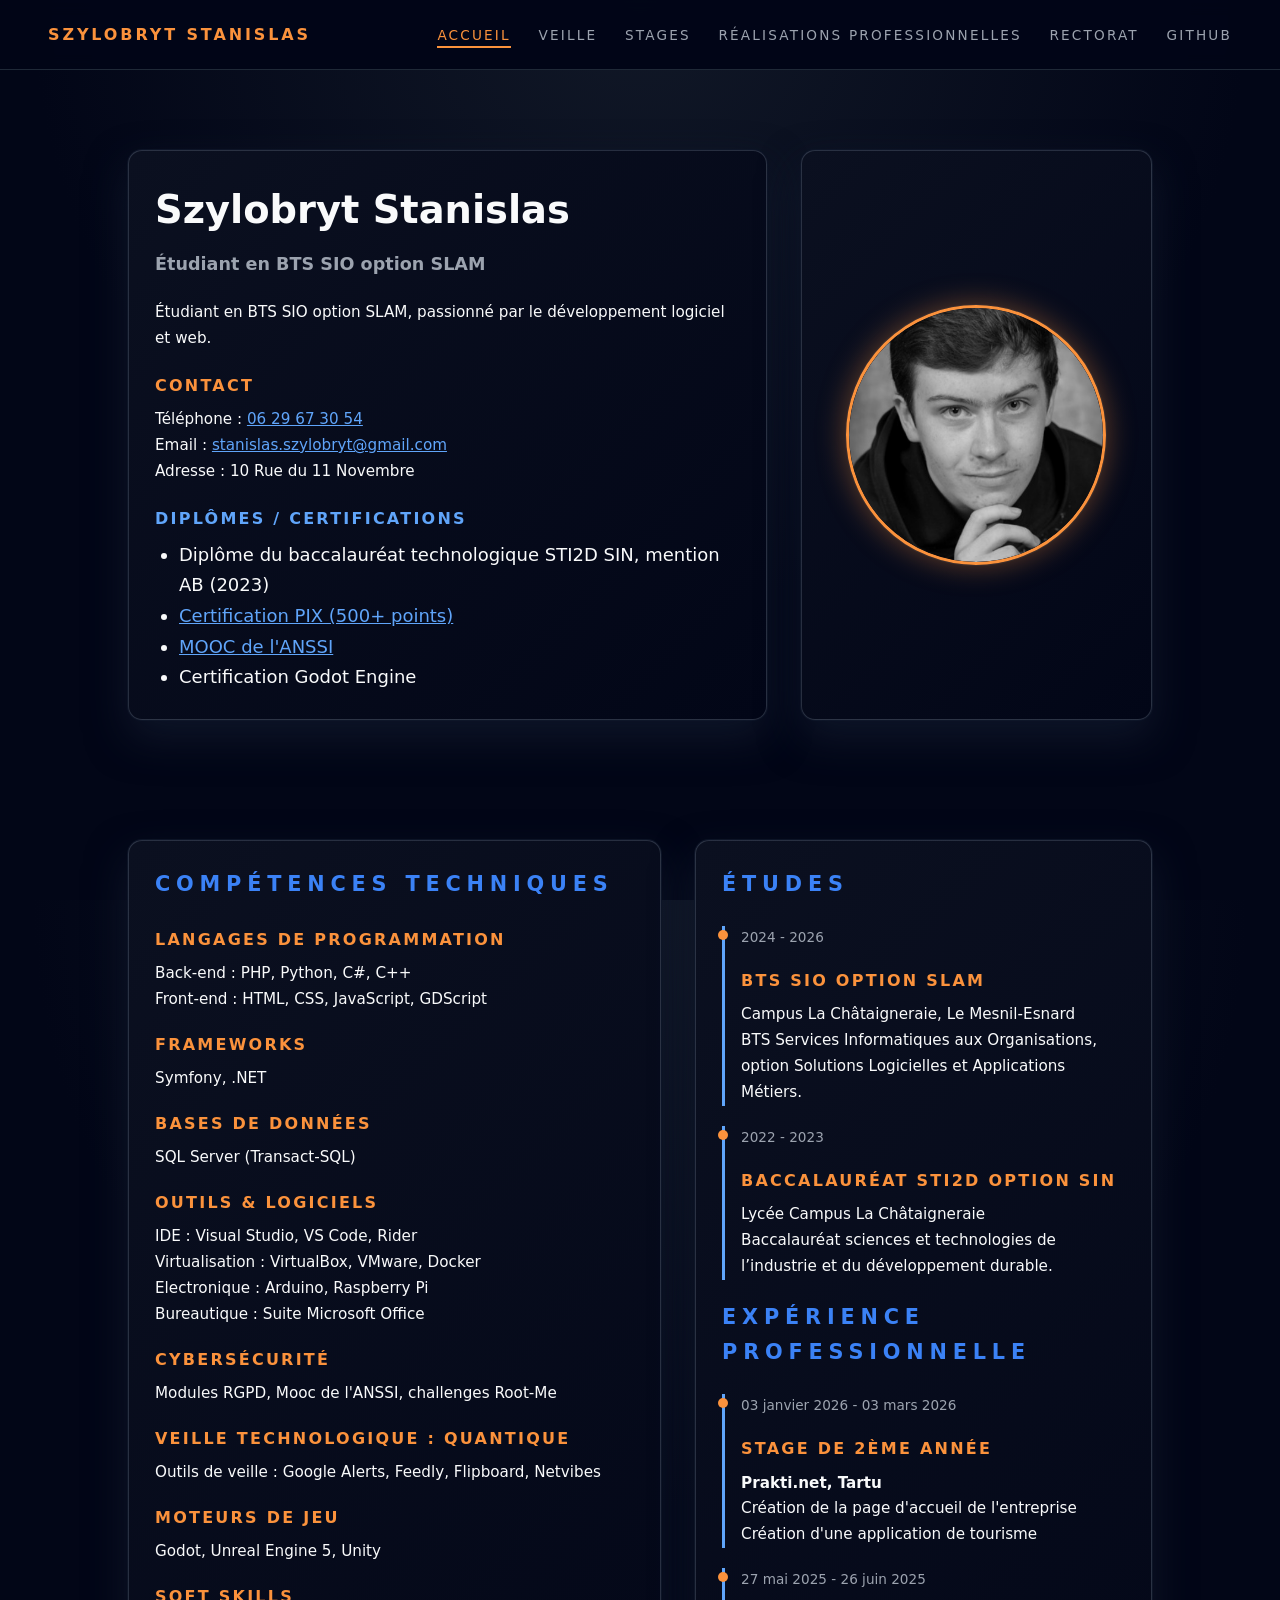
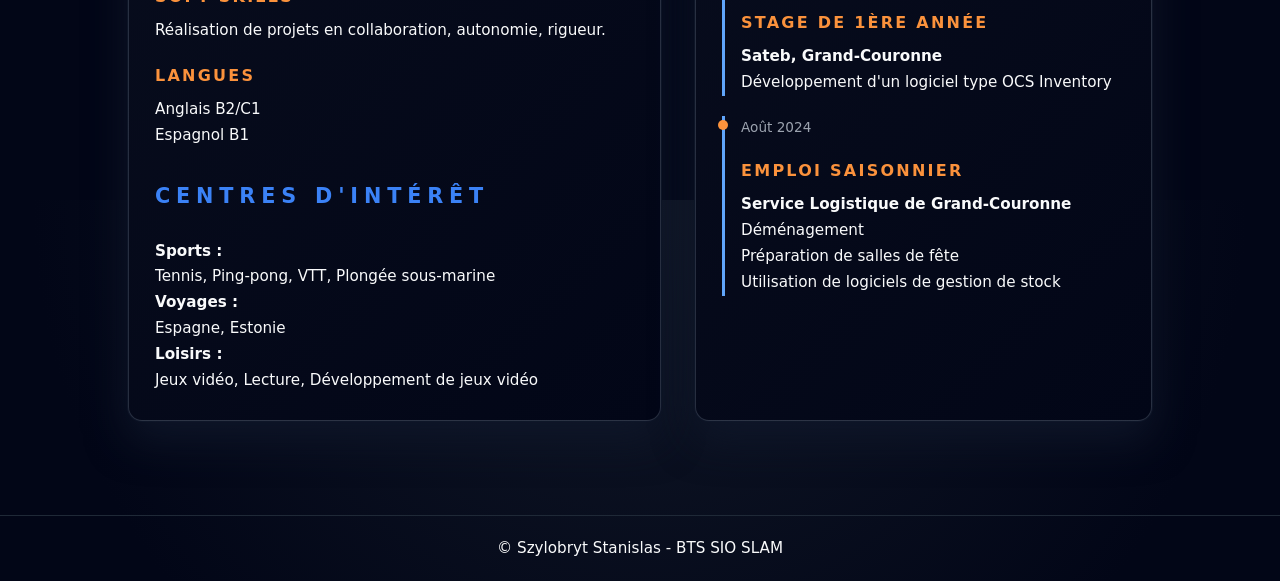
<file: index.html>
<!DOCTYPE html>
<html lang="fr">
<head>
    <meta charset="UTF-8">
    <title>Accueil - Portfolio Szylobryt Stanislas</title>
    <meta name="viewport" content="width=device-width, initial-scale=1">
    <link rel="stylesheet" href="css/style.css?v=20260329">
</head>
<body>

<header class="navbar">
    <div class="logo">Szylobryt Stanislas</div>
    <nav>
        <a href="index.html" class="active">Accueil</a>
        <a href="veille.html">Veille</a>
        <a href="stages.html">Stages</a>
        <a href="realisations.html">Réalisations professionnelles</a>
        <a href="rectorat.html">Rectorat</a>
        <a href="https://github.com/stanislassz" target="_blank">GitHub</a>
    </nav>
</header>

<main>

    <section class="section hero">
        <div class="hero-text">
            <h1>Szylobryt Stanislas</h1>
            <h2>Étudiant en BTS SIO option SLAM</h2>
            <p class="profile">
                Étudiant en BTS SIO option SLAM, passionné par le développement logiciel et web.
            </p>

            <div class="contact">
                <h3>Contact</h3>
                <p>Téléphone : <a href="tel:+33629673054">06 29 67 30 54</a></p>
                <p>Email : <a href="mailto:stanislas.szylobryt@gmail.com">stanislas.szylobryt@gmail.com</a></p>
                <p>Adresse : 10 Rue du 11 Novembre</p>
            </div>

            <div class="diplomes">
                <h3>Diplômes / Certifications</h3>
                <ul>
                    <li>Diplôme du baccalauréat technologique STI2D SIN, mention AB (2023)</li>
                    <li><a href="images/certification-pix-20251204.pdf" target="_blank">Certification PIX (500+ points)</a></li>
                    <li><a href="images/attestation_anssi.png" target="_blank">MOOC de l'ANSSI</a></li>
                    <li>Certification Godot Engine</li>
                </ul>
            </div>
        </div>

        <div class="hero-photo">
            <div class="photo-placeholder">
                <img src="images/profil_image.jpeg" alt="Photo de profil de Szylobryt Stanislas">
            </div>
        </div>
    </section>

    <section class="section">
        <div class="two-columns">
            <div>
                <h2>Compétences techniques</h2>
                <h3>Langages de programmation</h3>
                <p>Back-end : PHP, Python, C#, C++</p>
                <p>Front-end : HTML, CSS, JavaScript, GDScript</p>

                <h3>Frameworks</h3>
                <p>Symfony, .NET</p>

                <h3>Bases de données</h3>
                <p>SQL Server (Transact-SQL)</p>

                <h3>Outils & Logiciels</h3>
                <p>IDE : Visual Studio, VS Code, Rider</p>
                <p>Virtualisation : VirtualBox, VMware, Docker</p>
                <p>Electronique : Arduino, Raspberry Pi</p>
                <p>Bureautique : Suite Microsoft Office</p>

                <h3>Cybersécurité</h3>
                <p>Modules RGPD, Mooc de l'ANSSI, challenges Root-Me</p>

                <h3>Veille technologique : Quantique</h3>
                <p>Outils de veille : Google Alerts, Feedly, Flipboard, Netvibes</p>

                <h3>Moteurs de jeu</h3>
                <p>Godot, Unreal Engine 5, Unity</p>

                <h3>Soft skills</h3>
                <p>Réalisation de projets en collaboration, autonomie, rigueur.</p>

                <h3>Langues</h3>
                <p>Anglais B2/C1</p>
                <p>Espagnol B1</p>

                <br>

                <h2>Centres d'intérêt</h2>
                <p><b>Sports :</b></p>
                <p>Tennis, Ping-pong, VTT, Plongée sous-marine</p>

                <p><b>Voyages :</b></p>
                <p>Espagne, Estonie</p>

                <p><b>Loisirs :</b></p>
                <p>Jeux vidéo, Lecture, Développement de jeux vidéo</p>

            </div>

            <div>
                <h2>Études</h2>

                <div class="timeline-item">
                    <div class="timeline-date">2024 - 2026</div>
                    <div class="timeline-content">
                        <h3>BTS SIO option SLAM</h3>
                        <p>Campus La Châtaigneraie, Le Mesnil-Esnard</p>
                        <p>BTS Services Informatiques aux Organisations, option Solutions Logicielles et Applications Métiers.</p>
                    </div>
                </div>

                <div class="timeline-item">
                    <div class="timeline-date">2022 - 2023</div>
                    <div class="timeline-content">
                        <h3>Baccalauréat STI2D option SIN</h3>
                        <p>Lycée Campus La Châtaigneraie</p>
                        <p>Baccalauréat sciences et technologies de l’industrie et du développement durable.</p>
                    </div>
                </div>

                <h2>Expérience professionnelle</h2>

                <div class="timeline-item">
                    <div class="timeline-date">03 janvier 2026 - 03 mars 2026</div>
                    <div class="timeline-content">
                        <h3>Stage de 2ème année</h3>
                        <p><b>Prakti.net, Tartu</b></p>
                        <p>Création de la page d'accueil de l'entreprise</p>
                        <p>Création d'une application de tourisme</p>
                    </div>
                </div>

                <div class="timeline-item">
                    <div class="timeline-date">27 mai 2025 - 26 juin 2025</div>
                    <div class="timeline-content">
                        <h3>Stage de 1ère année</h3>
                        <p><b>Sateb, Grand-Couronne</b></p>
                        <p>Développement d'un logiciel type OCS Inventory</p>
                    </div>
                </div>

                <div class="timeline-item">
                    <div class="timeline-date">Août 2024</div>
                    <div class="timeline-content">
                        <h3>Emploi saisonnier</h3>
                        <p><b>Service Logistique de Grand-Couronne</b></p>
                        <p>Déménagement</p>
                        <p>Préparation de salles de fête</p>
                        <p>Utilisation de logiciels de gestion de stock</p>
                    </div>
                </div>
            </div>
        </div>
    </section>

</main>

<footer class="footer">
    <p>© Szylobryt Stanislas - BTS SIO SLAM</p>
</footer>

</body>
</html>
</file>
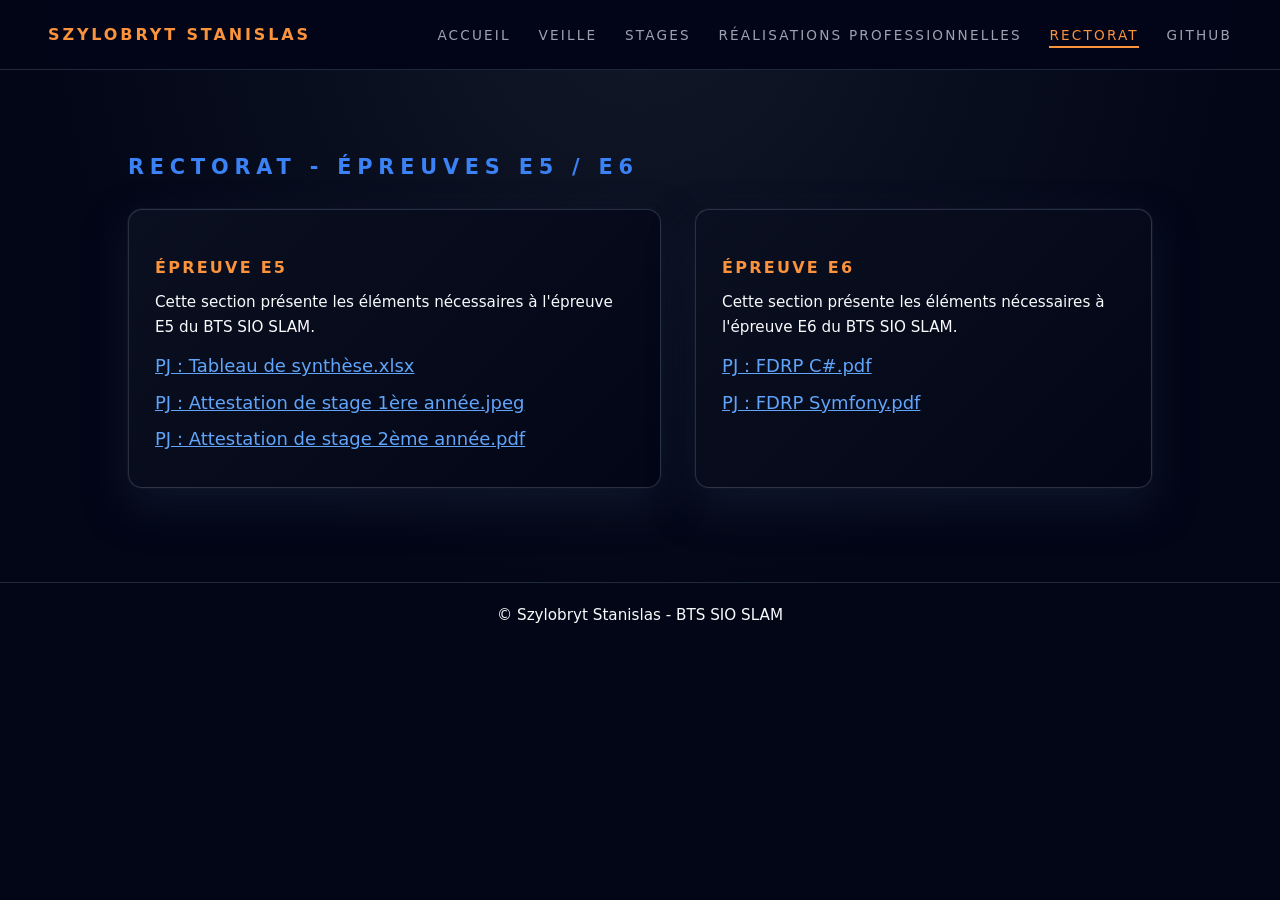
<file: rectorat.html>
<!DOCTYPE html>
<html lang="fr">
<head>
    <meta charset="UTF-8">
    <title>Rectorat - Portfolio Szylobryt Stanislas</title>
    <meta name="viewport" content="width=device-width, initial-scale=1">
    <link rel="stylesheet" href="css/style.css">
</head>
<body>

<header class="navbar">
    <div class="logo">Szylobryt Stanislas</div>
    <nav>
        <a href="index.html">Accueil</a>
        <a href="veille.html">Veille</a>
        <a href="stages.html">Stages</a>
        <a href="realisations.html">Réalisations professionnelles</a>
        <a href="rectorat.html" class="active">Rectorat</a>
        <a href="https://github.com/stanislassz" target="_blank">GitHub</a>
    </nav>
</header>

<main>
    <section class="section">
        <h2>Rectorat - Épreuves E5 / E6</h2>

        <div class="two-columns">
            <div>
                <h3>Épreuve E5</h3>
                <p>
                    Cette section présente les éléments nécessaires à l'épreuve E5 du BTS SIO SLAM.
                </p>
                <ul class="pj-list">
                    <li>
                        <a href="docs/SSZ_TableauDeSynthese.xlsx" target="_blank">
                            PJ : Tableau de synthèse.xlsx
                        </a>
                    </li>
                    <li>
                        <a href="images/SSZ_Attestation_de_stage_premier_annee.jpeg" target="_blank">
                            PJ : Attestation de stage 1ère année.jpeg
                        </a>
                    </li>
                    <li>
                        <a href="images/SSZ_Attestion_de_stage_deuxieme_annee.pdf" target="_blank">
                            PJ : Attestation de stage 2ème année.pdf
                        </a>
                    </li>
                </ul>
            </div>

            <div>
                <h3>Épreuve E6</h3>
                <p>
                    Cette section présente les éléments nécessaires à l'épreuve E6 du BTS SIO SLAM.
                </p>
                <ul class="pj-list">
                    <li>
                        <a href="docs/SSZ_E6_SLAM_FDRP_Csharp.pdf" target="_blank">
                            PJ : FDRP C#.pdf
                        </a>
                    </li>
                    <li>
                        <a href="docs/SSZ_E6_SLAM_FDRP_Symfony.pdf" target="_blank">
                            PJ : FDRP Symfony.pdf
                        </a>
                    </li>
                </ul>
            </div>
        </div>
    </section>
</main>

<footer class="footer">
    <p>© Szylobryt Stanislas - BTS SIO SLAM</p>
</footer>

</body>
</html>
</file>
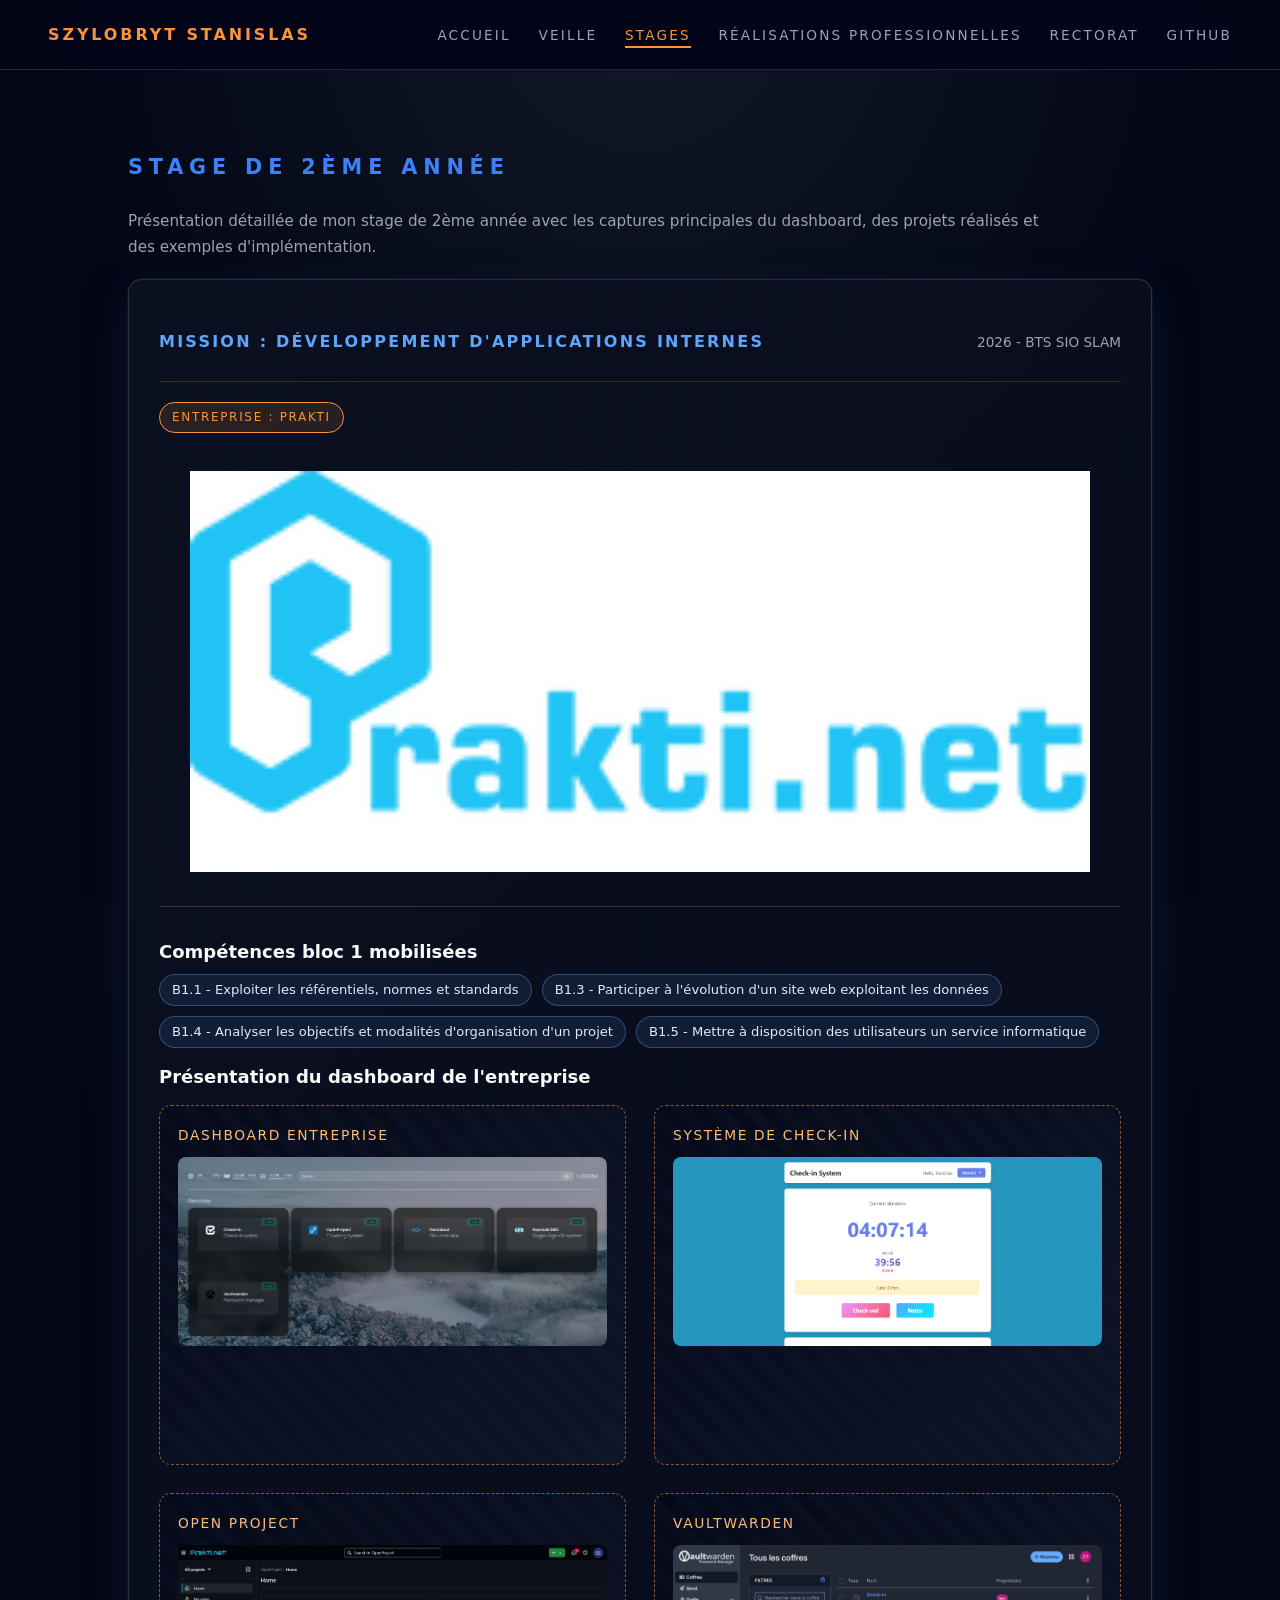
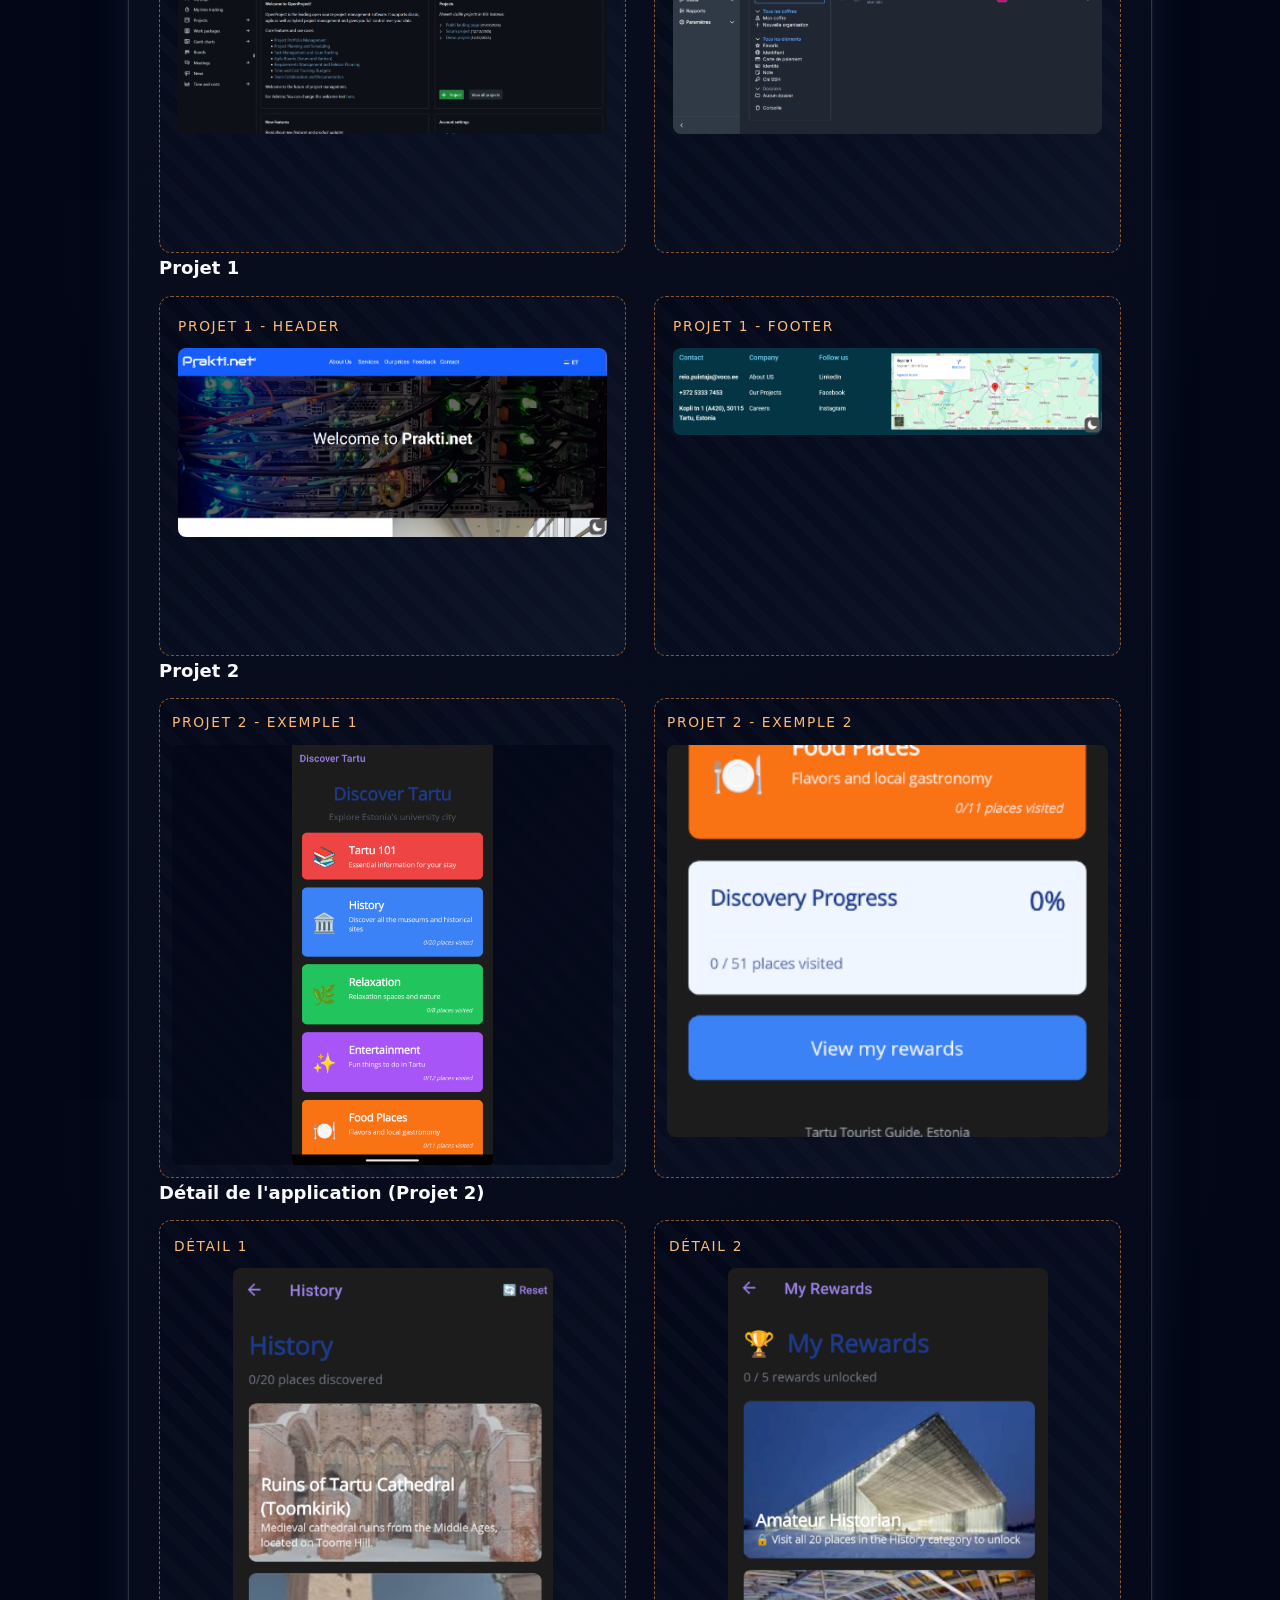
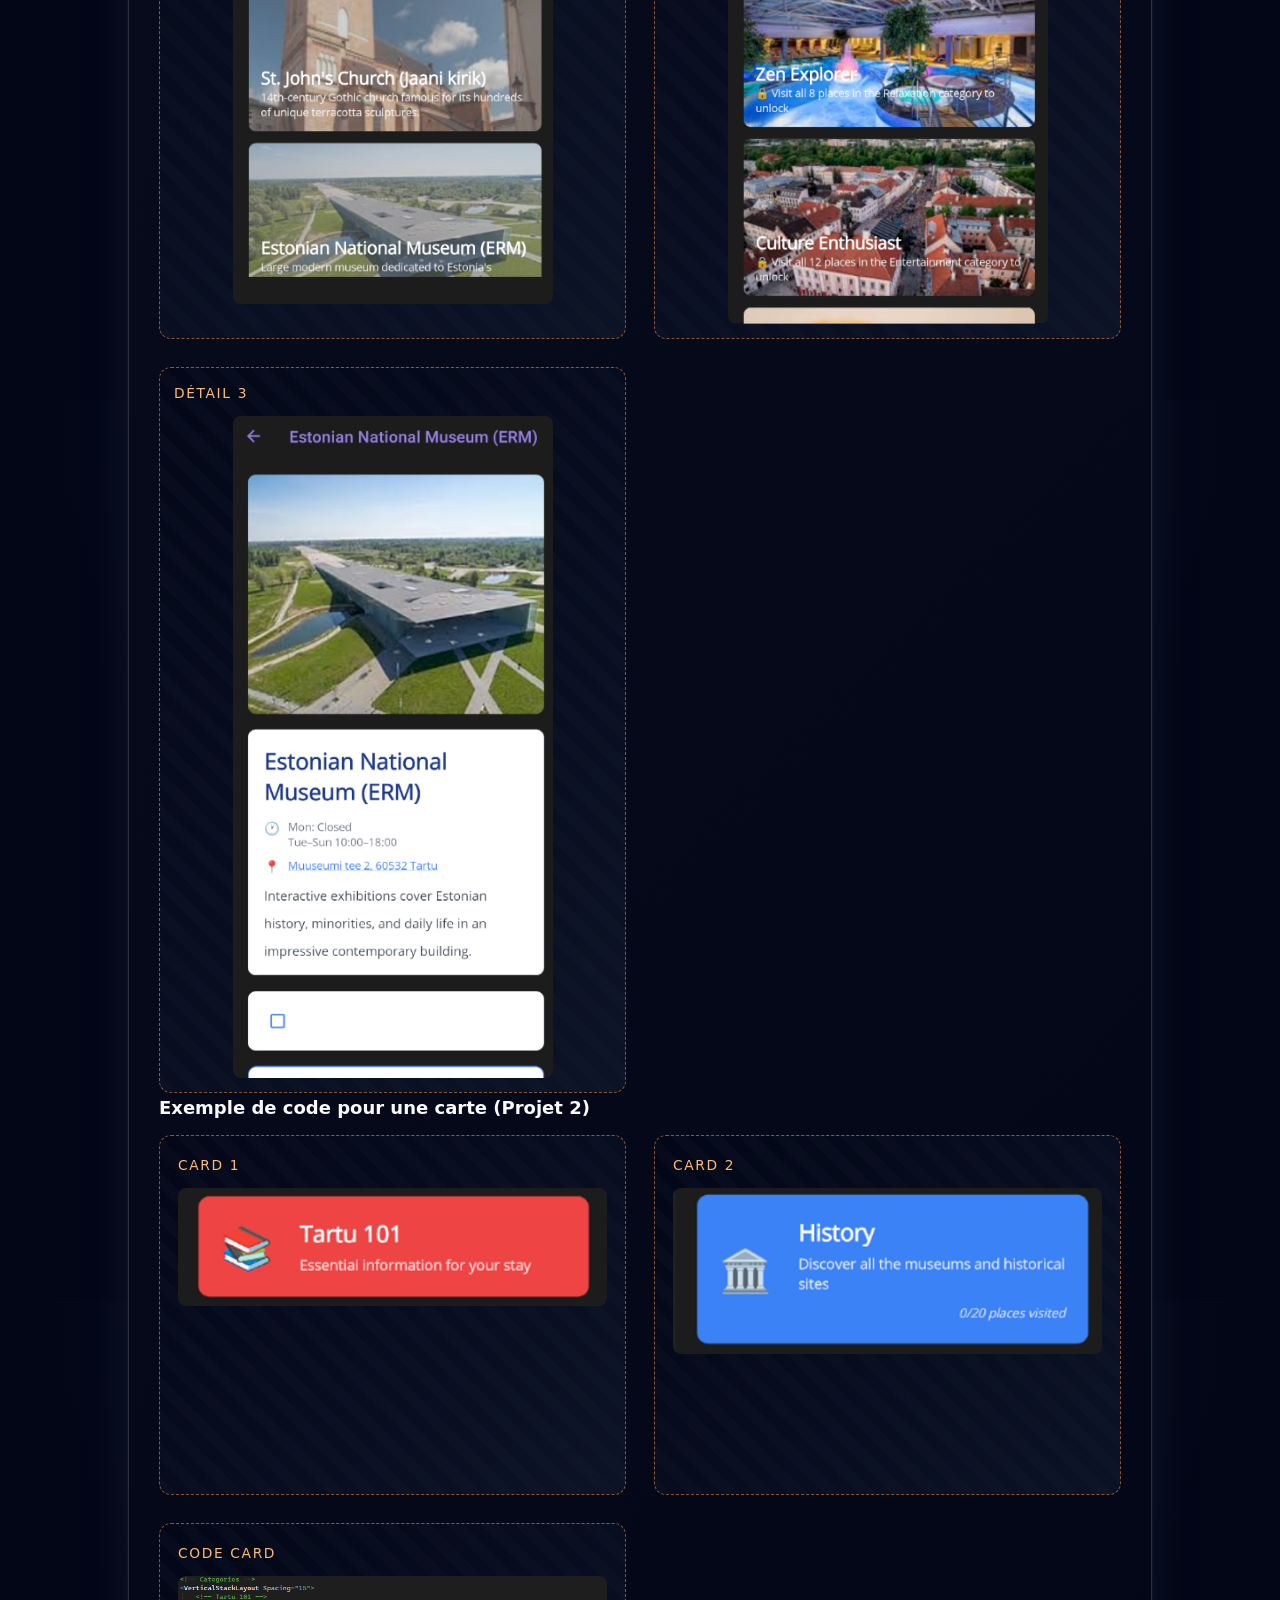
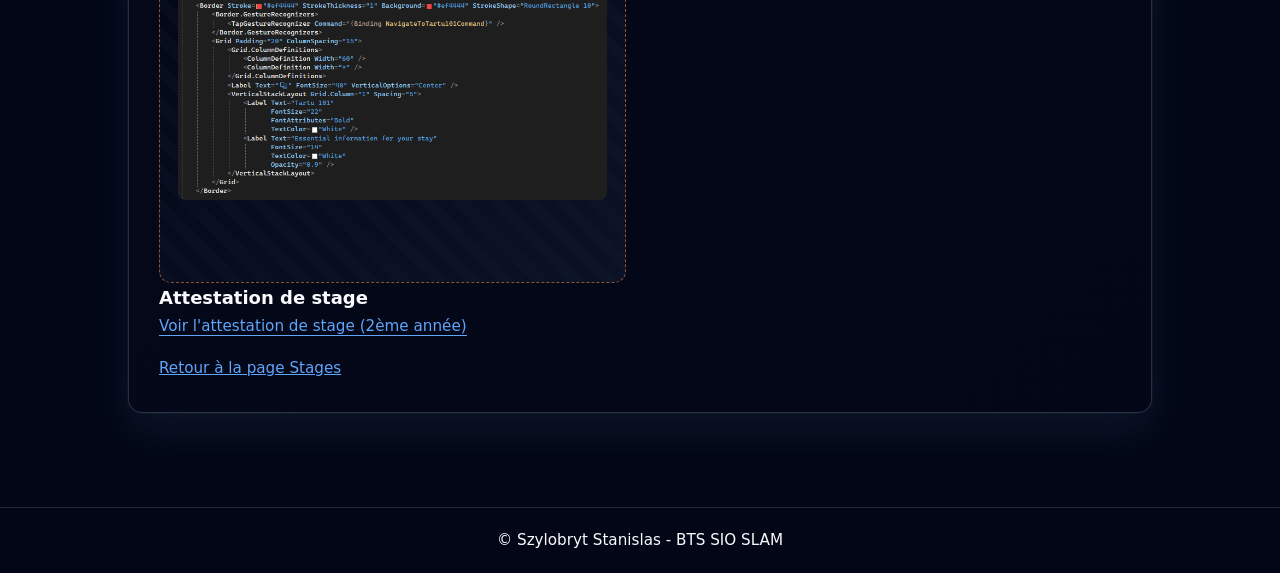
<file: stage-deuxieme-annee.html>
<!DOCTYPE html>
<html lang="fr">
<head>
    <meta charset="UTF-8">
    <title>Stage 2ème année - Portfolio Szylobryt Stanislas</title>
    <meta name="viewport" content="width=device-width, initial-scale=1">
    <meta http-equiv="Cache-Control" content="no-cache, no-store, must-revalidate">
    <meta http-equiv="Pragma" content="no-cache">
    <meta http-equiv="Expires" content="0">
    <link rel="stylesheet" href="css/style.css?v=20260330-6">
</head>
<body>

<header class="navbar">
    <div class="logo">Szylobryt Stanislas</div>
    <nav>
        <a href="index.html">Accueil</a>
        <a href="veille.html">Veille</a>
        <a href="stages.html" class="active">Stages</a>
        <a href="realisations.html">Réalisations professionnelles</a>
        <a href="rectorat.html">Rectorat</a>
        <a href="https://github.com/stanislassz" target="_blank">GitHub</a>
    </nav>
</header>

<main>
    <section class="section">
        <h2>Stage de 2ème année</h2>
        <p class="section-intro">
            Présentation détaillée de mon stage de 2ème année avec les captures principales du dashboard,
            des projets réalisés et des exemples d'implémentation.
        </p>

        <article class="card stage-detail-card">
            <div class="realisation-head">
                <h3>Mission : Développement d'applications internes</h3>
                <p class="card-date">2026 - BTS SIO SLAM</p>
            </div>

            <p class="card-badge">Entreprise : PRAKTI</p>

            <div style="text-align: center; margin: 30px 0; padding-bottom: 24px; border-bottom: 1px solid rgba(251, 146, 60, 0.25);">
                <img src="images/logo_prakti.png" alt="Logo Prakti" style="width: 100%; max-width: 900px; height: auto;">
            </div>

            <h4>Compétences bloc 1 mobilisées</h4>
            <ul class="competence-tags">
                <li>B1.1 - Exploiter les référentiels, normes et standards</li>
                <li>B1.3 - Participer à l'évolution d'un site web exploitant les données</li>
                <li>B1.4 - Analyser les objectifs et modalités d'organisation d'un projet</li>
                <li>B1.5 - Mettre à disposition des utilisateurs un service informatique</li>
            </ul>

            <h4>Présentation du dashboard de l'entreprise</h4>
            <div class="image-grid image-grid-2 stage-shots project-two-pairs" style="margin-top: 12px;">
                <div class="shot-slot shot-wide">
                    <div>
                        <p class="shot-title">Dashboard entreprise</p>
                        <img src="images/Dashboard_entreprise.png" alt="Dashboard entreprise" style="width: 100%; height: auto; border-radius: 8px; margin-top: 10px;">
                    </div>
                </div>

                <div class="shot-slot shot-wide">
                    <div>
                        <p class="shot-title">Système de check-in</p>
                        <img src="images/Systeme_de_check_in.png" alt="Système de check-in" style="width: 100%; height: auto; border-radius: 8px; margin-top: 10px;">
                    </div>
                </div>

                <div class="shot-slot shot-wide">
                    <div>
                        <p class="shot-title">Open project</p>
                        <img src="images/Open_project.png" alt="Open project" style="width: 100%; height: auto; border-radius: 8px; margin-top: 10px;">
                    </div>
                </div>

                <div class="shot-slot shot-wide">
                    <div>
                        <p class="shot-title">Vaultwarden</p>
                        <img src="images/Vaultwarden.png" alt="Vaultwarden" style="width: 100%; height: auto; border-radius: 8px; margin-top: 10px;">
                    </div>
                </div>
            </div>

            <h4>Projet 1</h4>
            <div class="image-grid image-grid-2 stage-shots" style="margin-top: 12px;">
                <div class="shot-slot shot-wide">
                    <div>
                        <p class="shot-title">Projet 1 - Header</p>
                        <img src="images/projet_1_header.png" alt="Projet 1 header" style="width: 100%; height: auto; border-radius: 8px; margin-top: 10px;">
                    </div>
                </div>

                <div class="shot-slot shot-wide">
                    <div>
                        <p class="shot-title">Projet 1 - Footer</p>
                        <img src="images/Projet_1_footer.png" alt="Projet 1 footer" style="width: 100%; height: auto; border-radius: 8px; margin-top: 10px;">
                    </div>
                </div>
            </div>

            <h4>Projet 2</h4>
            <div class="image-grid image-grid-2 stage-shots project-two-examples" style="margin-top: 12px;">
                <div class="shot-slot shot-wide">
                    <div>
                        <p class="shot-title">Projet 2 - Exemple 1</p>
                        <img src="images/Projet_2_exemple_1.png?v=20260330-1" alt="Projet 2 exemple 1" style="width: 100%; height: auto; border-radius: 8px; margin-top: 10px;">
                    </div>
                </div>

                <div class="shot-slot shot-wide">
                    <div>
                        <p class="shot-title">Projet 2 - Exemple 2</p>
                        <img src="images/Projet_2_exemple_2.png?v=20260330-1" alt="Projet 2 exemple 2" style="width: 100%; height: auto; border-radius: 8px; margin-top: 10px;">
                    </div>
                </div>
            </div>

            <h4>Détail de l'application (Projet 2)</h4>
            <div class="image-grid image-grid-3 stage-shots project-two-pairs detail-thumbs-small" style="margin-top: 12px;">
                <div class="shot-slot shot-wide">
                    <div>
                        <p class="shot-title">Détail 1</p>
                        <img src="images/Projet_2_detail_1.png?v=20260330-1" alt="Projet 2 détail 1" style="width: 100%; height: auto; border-radius: 8px; margin-top: 10px;">
                    </div>
                </div>

                <div class="shot-slot shot-wide">
                    <div>
                        <p class="shot-title">Détail 2</p>
                        <img src="images/Projet_2_detail_2.png?v=20260330-1" alt="Projet 2 détail 2" style="width: 100%; height: auto; border-radius: 8px; margin-top: 10px;">
                    </div>
                </div>

                <div class="shot-slot shot-wide">
                    <div>
                        <p class="shot-title">Détail 3</p>
                        <img src="images/Projet_2_detail_3.png?v=20260330-1" alt="Projet 2 détail 3" style="width: 100%; height: auto; border-radius: 8px; margin-top: 10px;">
                    </div>
                </div>
            </div>

            <h4>Exemple de code pour une carte (Projet 2)</h4>
            <div class="image-grid image-grid-3 stage-shots project-two-pairs" style="margin-top: 12px;">
                <div class="shot-slot shot-wide">
                    <div>
                        <p class="shot-title">Card 1</p>
                        <img src="images/Projet_2_Card_1.png?v=20260330-1" alt="Projet 2 card 1" style="width: 100%; height: auto; border-radius: 8px; margin-top: 10px;">
                    </div>
                </div>

                <div class="shot-slot shot-wide">
                    <div>
                        <p class="shot-title">Card 2</p>
                        <img src="images/Projet_2_card_2.png?v=20260330-1" alt="Projet 2 card 2" style="width: 100%; height: auto; border-radius: 8px; margin-top: 10px;">
                    </div>
                </div>

                <div class="shot-slot shot-wide">
                    <div>
                        <p class="shot-title">Code card</p>
                        <img src="images/Projet_2_code_card.png?v=20260330-1" alt="Projet 2 code card" style="width: 100%; height: auto; border-radius: 8px; margin-top: 10px;">
                    </div>
                </div>
            </div>

            <h4>Attestation de stage</h4>
            <p class="card-link">
                <a href="images/SSZ_Attestion_de_stage_deuxieme_annee.pdf" target="_blank">Voir l'attestation de stage (2ème année)</a>
            </p>

            <p class="stage-back-link">
                <a href="stages.html">Retour à la page Stages</a>
            </p>
        </article>
    </section>
</main>

<footer class="footer">
    <p>© Szylobryt Stanislas - BTS SIO SLAM</p>
</footer>

</body>
</html>
</file>
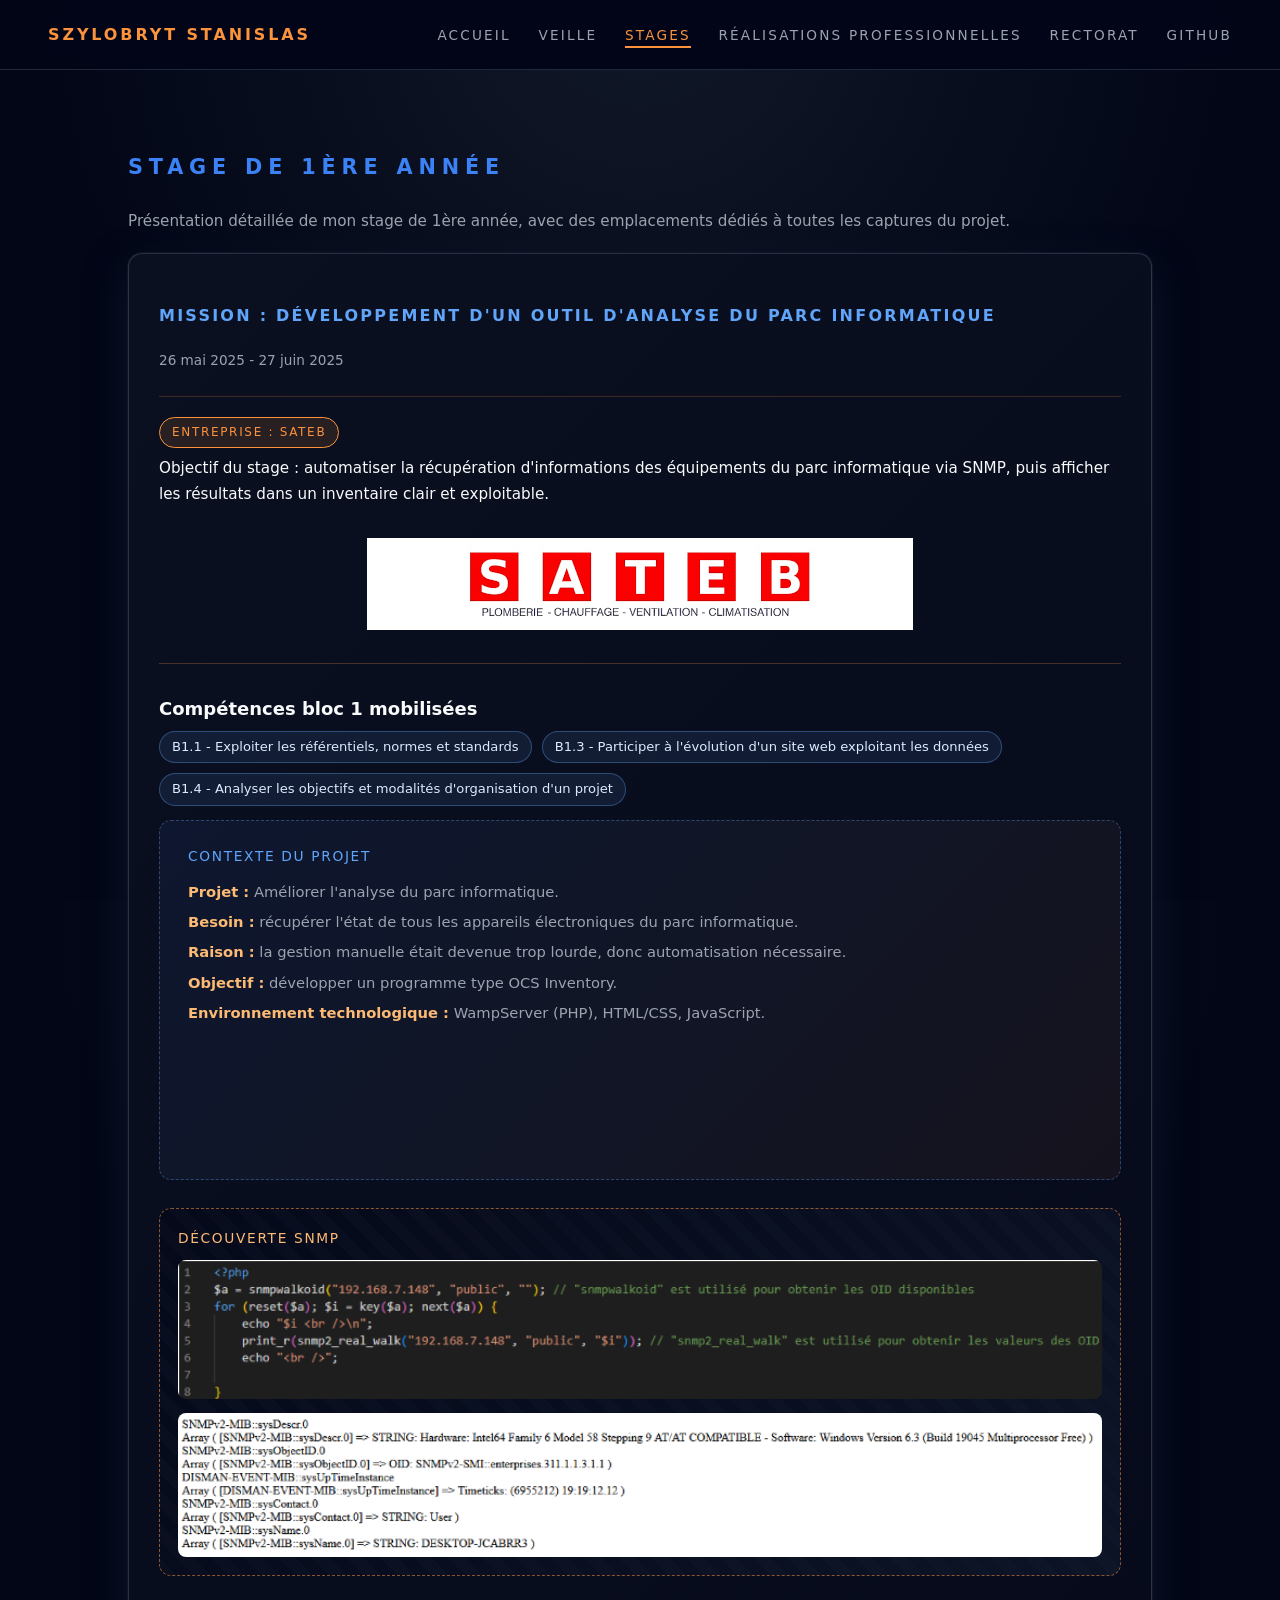
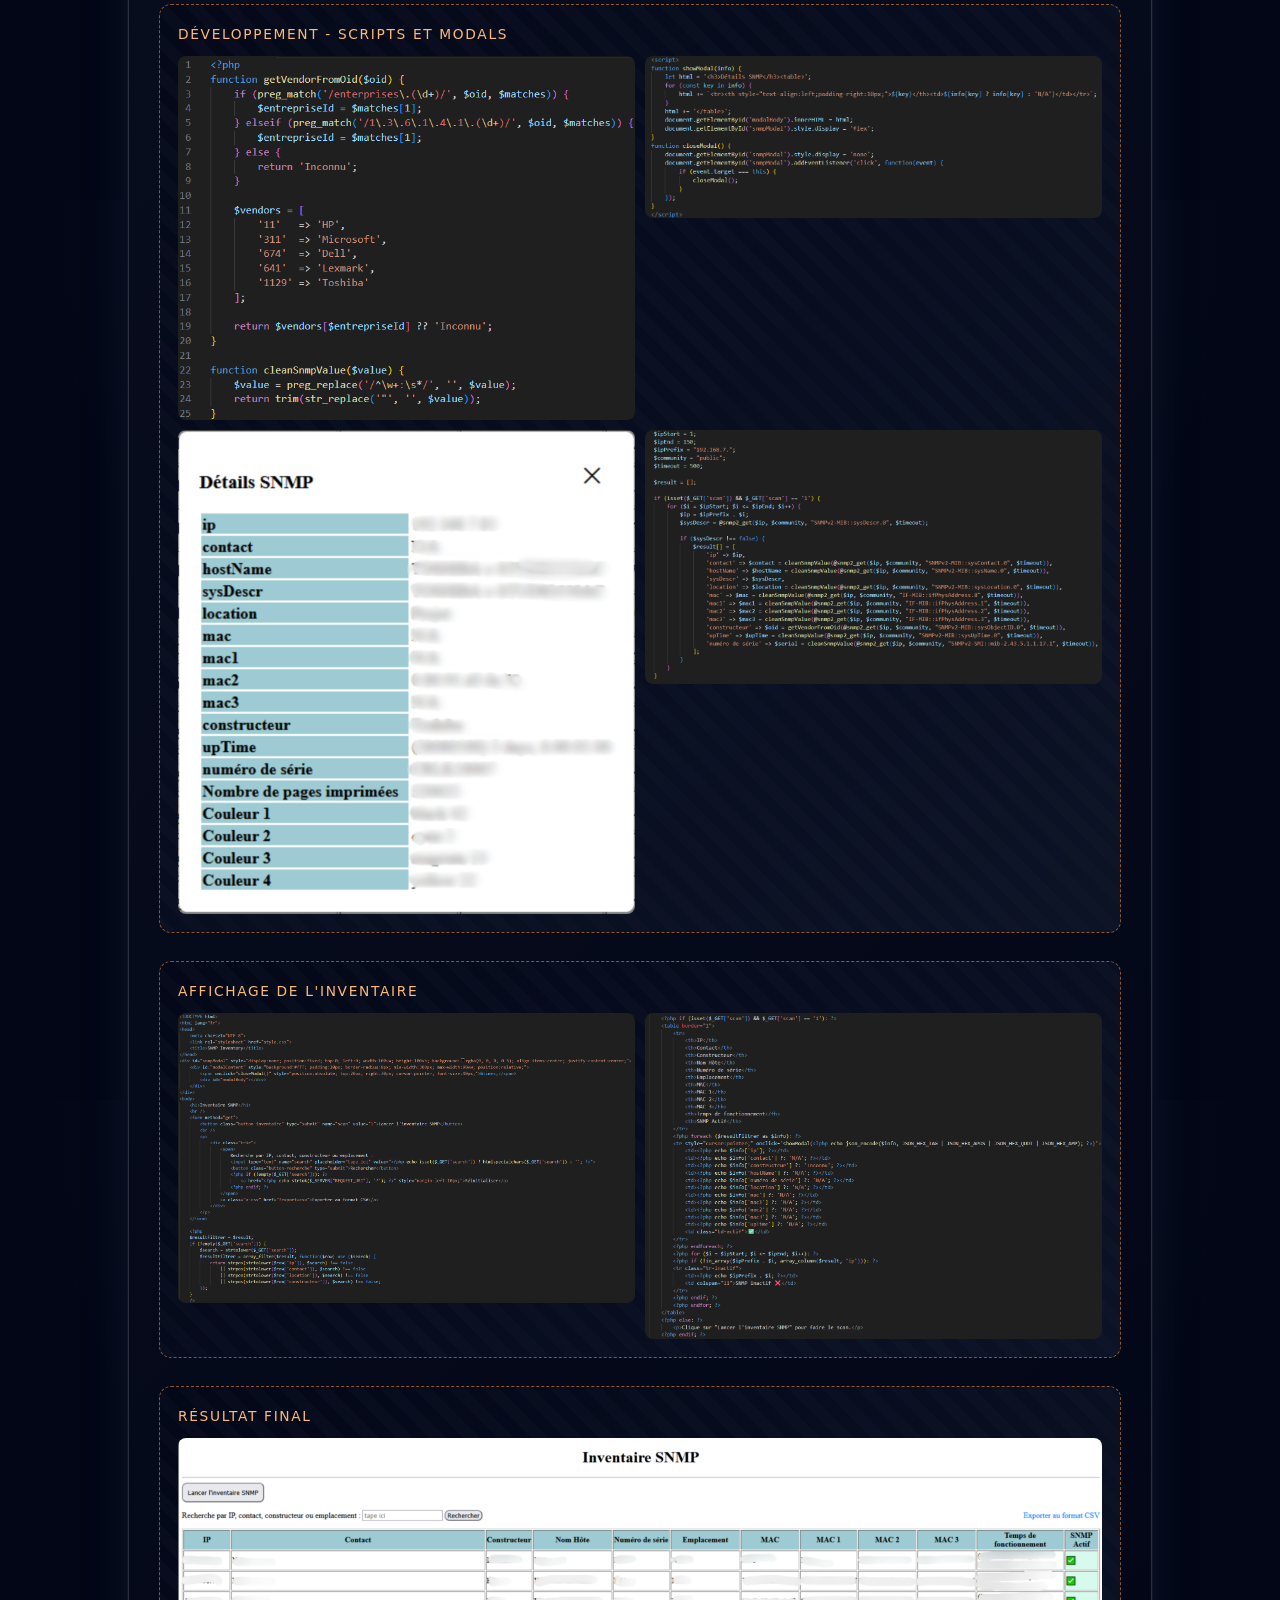
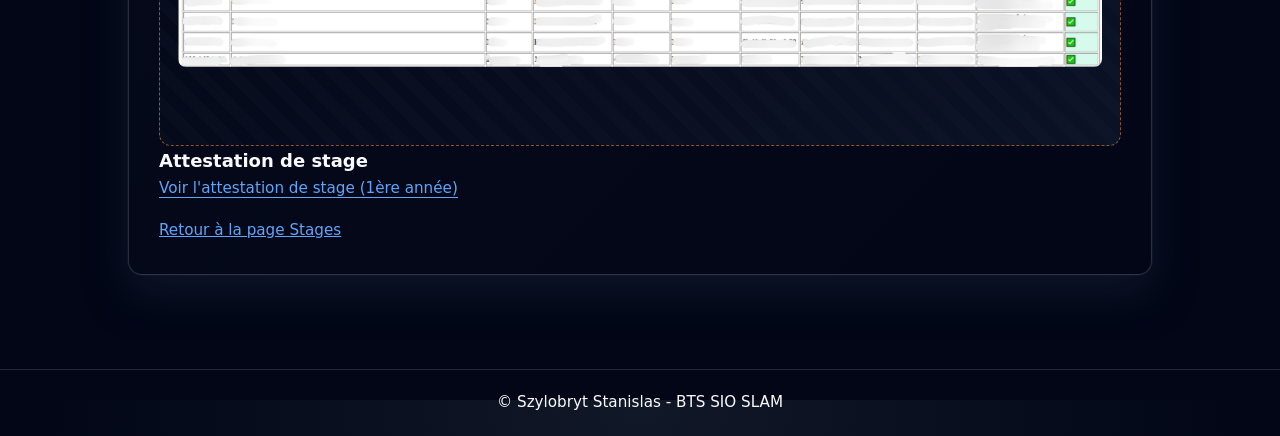
<file: stage-premiere-annee.html>
<!DOCTYPE html>
<html lang="fr">
<head>
    <meta charset="UTF-8">
    <title>Stage 1ère année - Portfolio Szylobryt Stanislas</title>
    <meta name="viewport" content="width=device-width, initial-scale=1">
    <meta http-equiv="Cache-Control" content="no-cache, no-store, must-revalidate">
    <meta http-equiv="Pragma" content="no-cache">
    <meta http-equiv="Expires" content="0">
    <link rel="stylesheet" href="css/style.css?v=20260329-5">
</head>
<body>

<header class="navbar">
    <div class="logo">Szylobryt Stanislas</div>
    <nav>
        <a href="index.html">Accueil</a>
        <a href="veille.html">Veille</a>
        <a href="stages.html" class="active">Stages</a>
        <a href="realisations.html">Réalisations professionnelles</a>
        <a href="rectorat.html">Rectorat</a>
        <a href="https://github.com/stanislassz" target="_blank">GitHub</a>
    </nav>
</header>

<main>
    <section class="section">
        <h2>Stage de 1ère année</h2>
        <p class="section-intro">
            Présentation détaillée de mon stage de 1ère année, avec des emplacements dédiés à toutes les captures du projet.
        </p>

        <article class="card stage-detail-card">
            <div class="realisation-head">
                <h3>Mission : Développement d'un outil d'analyse du parc informatique</h3>
                <p class="card-date">26 mai 2025 - 27 juin 2025</p>
            </div>

            <p class="card-badge">Entreprise : SATEB</p>
            <p class="card-desc">
                Objectif du stage : automatiser la récupération d'informations des équipements du parc informatique
                via SNMP, puis afficher les résultats dans un inventaire clair et exploitable.
            </p>

            <div style="text-align: center; margin: 30px 0; padding-bottom: 24px; border-bottom: 1px solid rgba(251, 146, 60, 0.25);">
                <img src="images/logo_sateb.png?t=20260329" alt="Logo SATEB" style="max-width: 640px; height: auto;">
            </div>

            <h4>Compétences bloc 1 mobilisées</h4>
            <ul class="competence-tags">
                <li>B1.1 - Exploiter les référentiels, normes et standards</li>
                <li>B1.3 - Participer à l'évolution d'un site web exploitant les données</li>
                <li>B1.4 - Analyser les objectifs et modalités d'organisation d'un projet</li>
            </ul>

            <div class="image-grid image-grid-1 stage-shots">
                <div class="shot-slot shot-wide stage-context-slot">
                    <p class="shot-title">CONTEXTE DU PROJET</p>
                    <p class="shot-hint"><strong>Projet :</strong> Améliorer l'analyse du parc informatique.</p>
                    <p class="shot-hint"><strong>Besoin :</strong> récupérer l'état de tous les appareils électroniques du parc informatique.</p>
                    <p class="shot-hint"><strong>Raison :</strong> la gestion manuelle était devenue trop lourde, donc automatisation nécessaire.</p>
                    <p class="shot-hint"><strong>Objectif :</strong> développer un programme type OCS Inventory.</p>
                    <p class="shot-hint"><strong>Environnement technologique :</strong> WampServer (PHP), HTML/CSS, JavaScript.</p>
                </div>

                <div class="shot-slot shot-wide">
                    <div>
                        <p class="shot-title">DÉCOUVERTE SNMP</p>
                        <img src="images/decouverte_snmp_1.png" alt="Découverte SNMP phase 1" style="width: 100%; height: auto; border-radius: 8px; margin-top: 10px;">
                        <img src="images/decouverte_snmp_2.png" alt="Découverte SNMP phase 2" style="width: 100%; height: auto; border-radius: 8px; margin-top: 14px;">
                    </div>
                </div>

                <div class="shot-slot shot-wide">
                    <div>
                        <p class="shot-title">DÉVELOPPEMENT - SCRIPTS ET MODALS</p>
                        <div style="display: grid; grid-template-columns: 1fr 1fr; gap: 10px; margin-top: 10px;">
                            <img src="images/fonction_1.png" alt="Fonction récupération 1" style="width: 100%; height: auto; border-radius: 8px;">
                            <img src="images/fonction_2_modal.png" alt="Fonction modal" style="width: 100%; height: auto; border-radius: 8px;">
                        </div>
                        <div style="display: grid; grid-template-columns: 1fr 1fr; gap: 10px; margin-top: 10px;">
                            <img src="images/affichage_modal.png" alt="Affichage modal" style="width: 100%; height: auto; border-radius: 8px;">
                            <img src="images/recup_info.png" alt="Récupération informations" style="width: 100%; height: auto; border-radius: 8px;">
                        </div>
                    </div>
                </div>

                <div class="shot-slot shot-wide">
                    <div>
                        <p class="shot-title">AFFICHAGE DE L'INVENTAIRE</p>
                        <div style="display: grid; grid-template-columns: 1fr 1fr; gap: 10px; margin-top: 10px;">
                            <img src="images/affichage_info_1.png" alt="Affichage tableau 1" style="width: 100%; height: auto; border-radius: 8px;">
                            <img src="images/affichage_info_2.png" alt="Affichage tableau 2" style="width: 100%; height: auto; border-radius: 8px;">
                        </div>
                    </div>
                </div>

                <div class="shot-slot shot-wide">
                    <div>
                        <p class="shot-title">RÉSULTAT FINAL</p>
                        <img src="images/resultat_final.png" alt="Résultat final de l'inventaire" style="width: 100%; height: auto; border-radius: 8px; margin-top: 10px;">
                    </div>
                </div>
            </div>

            <h4>Attestation de stage</h4>
            <p class="card-link">
                <a href="images/SSZ_Attestation_de_stage_premier_annee.jpeg" target="_blank">Voir l'attestation de stage (1ère année)</a>
            </p>

            <p class="stage-back-link">
                <a href="stages.html">Retour à la page Stages</a>
            </p>
        </article>
    </section>
</main>

<footer class="footer">
    <p>© Szylobryt Stanislas - BTS SIO SLAM</p>
</footer>

</body>
</html>
</file>
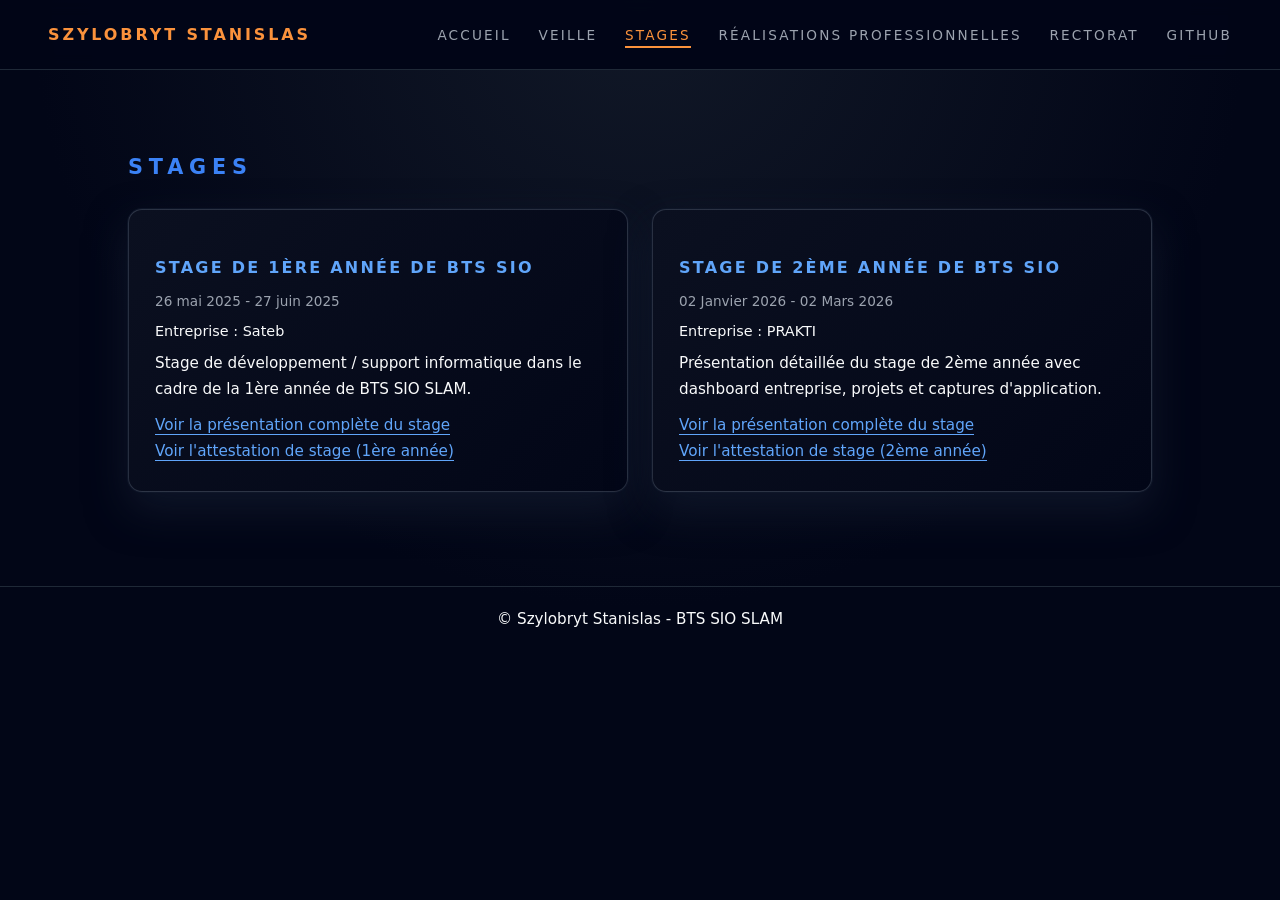
<file: stages.html>
<!DOCTYPE html>
<html lang="fr">
<head>
    <meta charset="UTF-8">
    <title>Stages - Portfolio Szylobryt Stanislas</title>
    <meta name="viewport" content="width=device-width, initial-scale=1">
    <link rel="stylesheet" href="css/style.css">
</head>
<body>

<header class="navbar">
    <div class="logo">Szylobryt Stanislas</div>
    <nav>
        <a href="index.html">Accueil</a>
        <a href="veille.html">Veille</a>
        <a href="stages.html" class="active">Stages</a>
        <a href="realisations.html">Réalisations professionnelles</a>
        <a href="rectorat.html">Rectorat</a>
        <a href="https://github.com/stanislassz" target="_blank">GitHub</a>
    </nav>
</header>

<main>
    <section class="section">
        <h2>Stages</h2>

        <div class="card-list">
            <article class="card">
                <h3>
                    <a class="card-title-link" href="stage-premiere-annee.html">Stage de 1ère année de BTS SIO</a>
                </h3>
                <p class="card-date">26 mai 2025 - 27 juin 2025</p>
                <p class="card-company">Entreprise : Sateb</p>
                <p class="card-desc">
                    Stage de développement / support informatique dans le cadre de la 1ère année de BTS SIO SLAM.
                </p>
                <p class="card-link">
                    <a href="stage-premiere-annee.html">Voir la présentation complète du stage</a>
                </p>
                <p class="card-link">
                    <a href="images/SSZ_Attestation_de_stage_premier_annee.jpeg" target="_blank">Voir l'attestation de stage (1ère année)</a>
                </p>
            </article>

            <article class="card">
                <h3>
                    <a class="card-title-link" href="stage-deuxieme-annee.html">Stage de 2ème année de BTS SIO</a>
                </h3>
                <p class="card-date">02 Janvier 2026 - 02 Mars 2026</p>
                <p class="card-company">Entreprise : PRAKTI</p>
                <p class="card-desc">
                    Présentation détaillée du stage de 2ème année avec dashboard entreprise, projets et captures d'application.
                </p>
                <p class="card-link">
                    <a href="stage-deuxieme-annee.html">Voir la présentation complète du stage</a>
                </p>
                <p class="card-link">
                    <a href="images/SSZ_Attestion_de_stage_deuxieme_annee.pdf" target="_blank">Voir l'attestation de stage (2ème année)</a>
                </p>
            </article>
        </div>
    </section>
</main>

<footer class="footer">
    <p>© Szylobryt Stanislas - BTS SIO SLAM</p>
</footer>

</body>
</html>
</file>
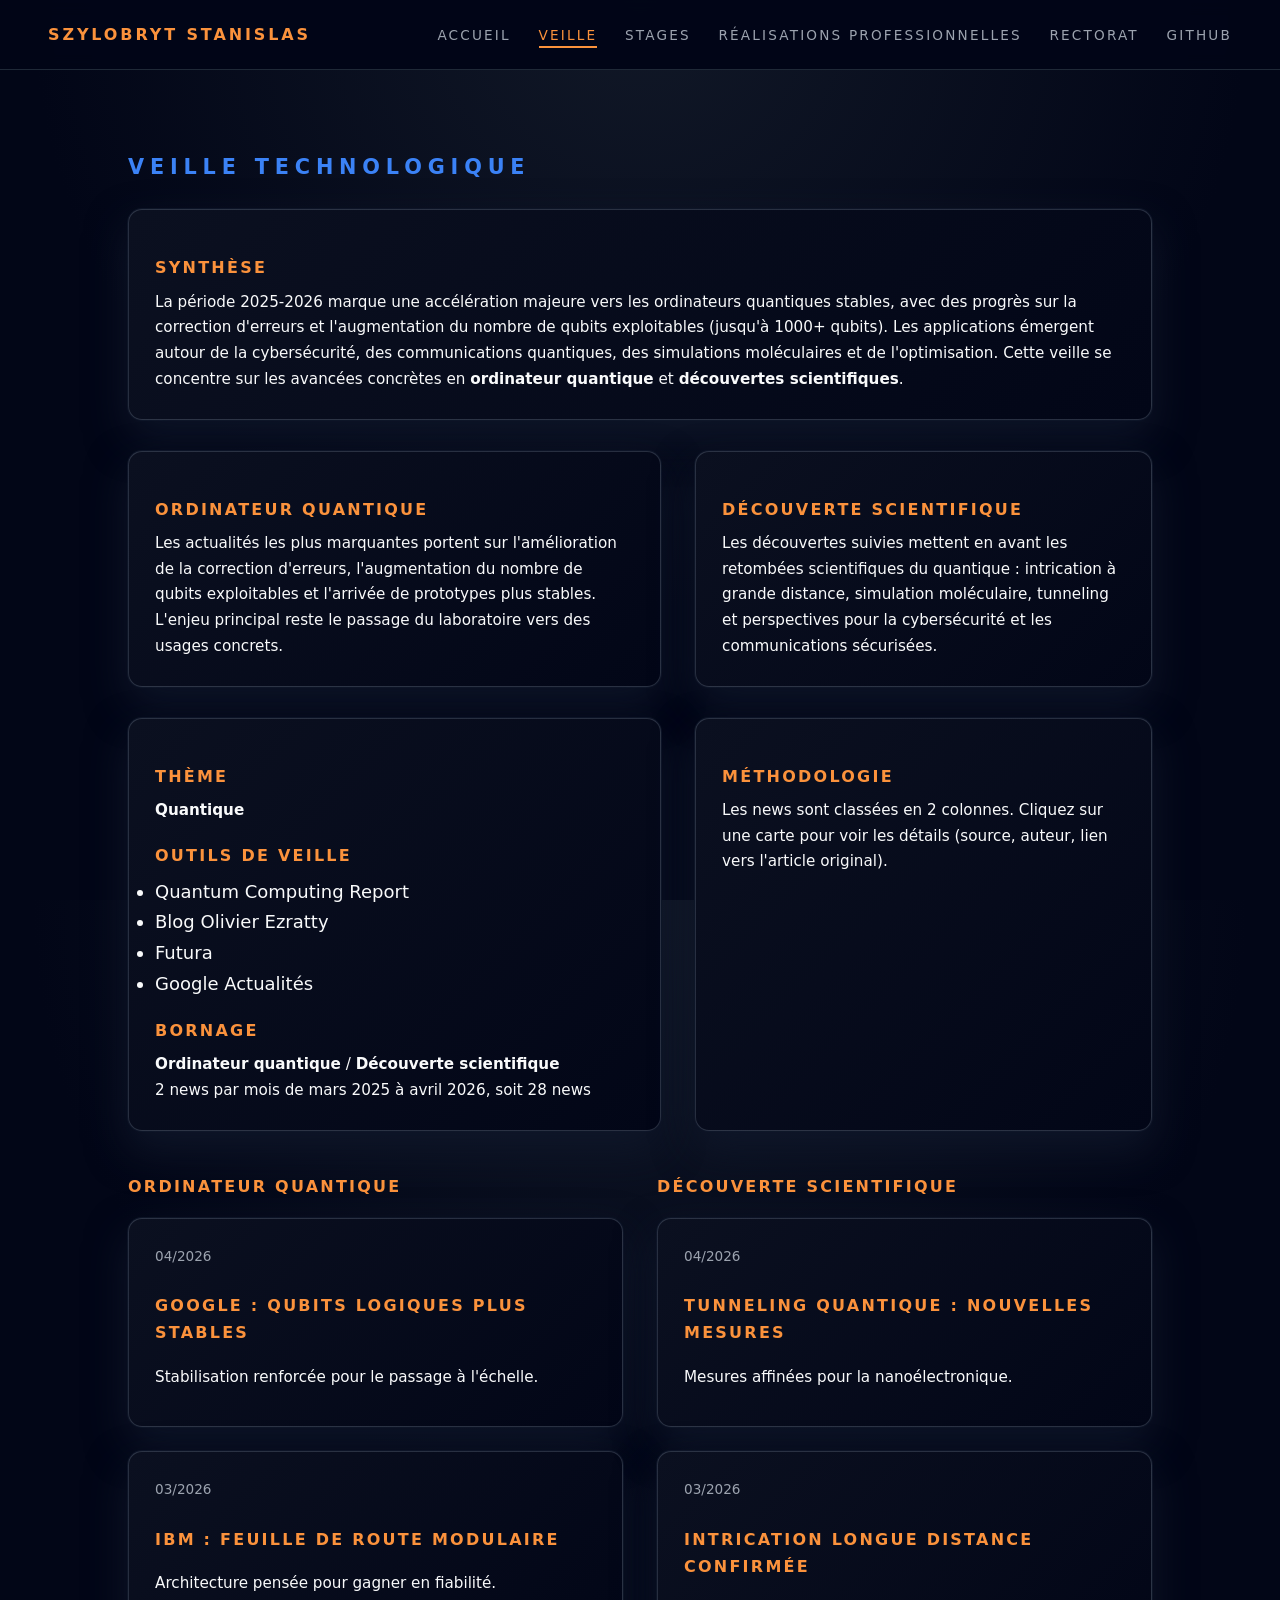
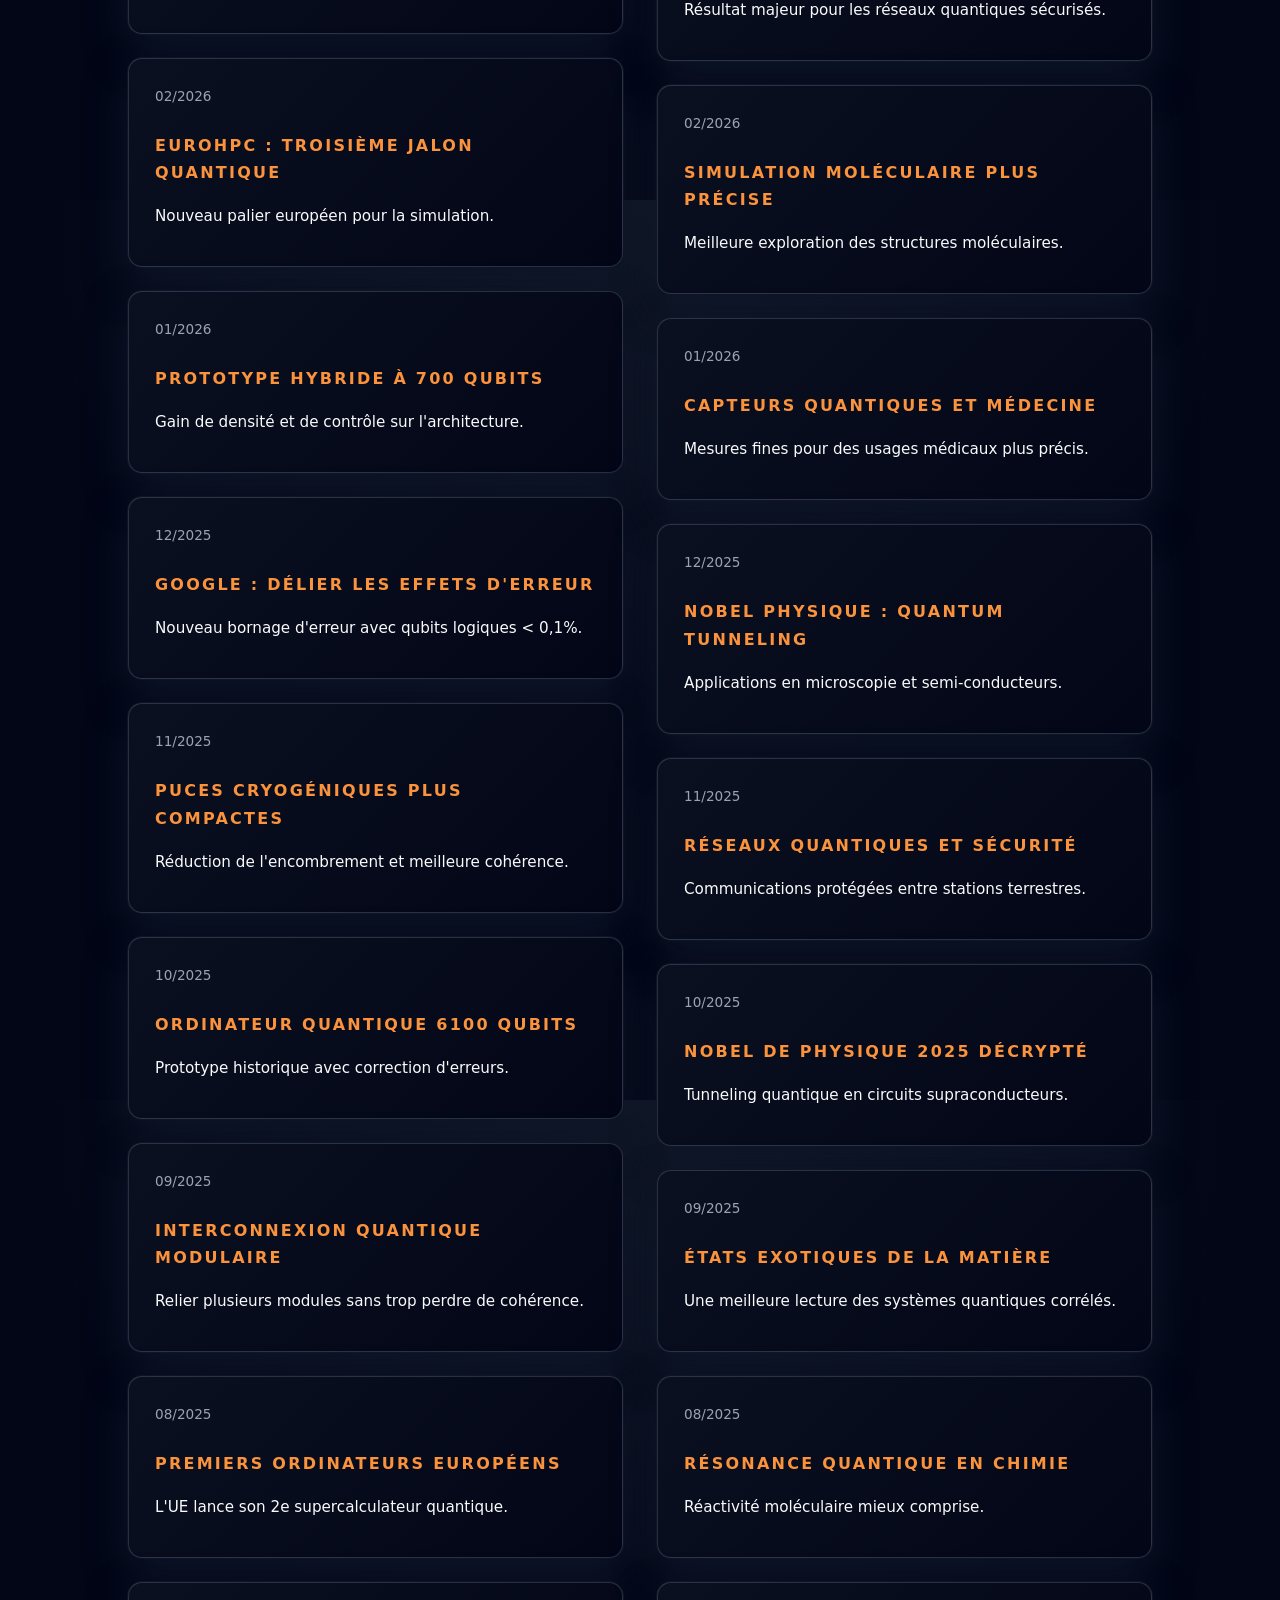
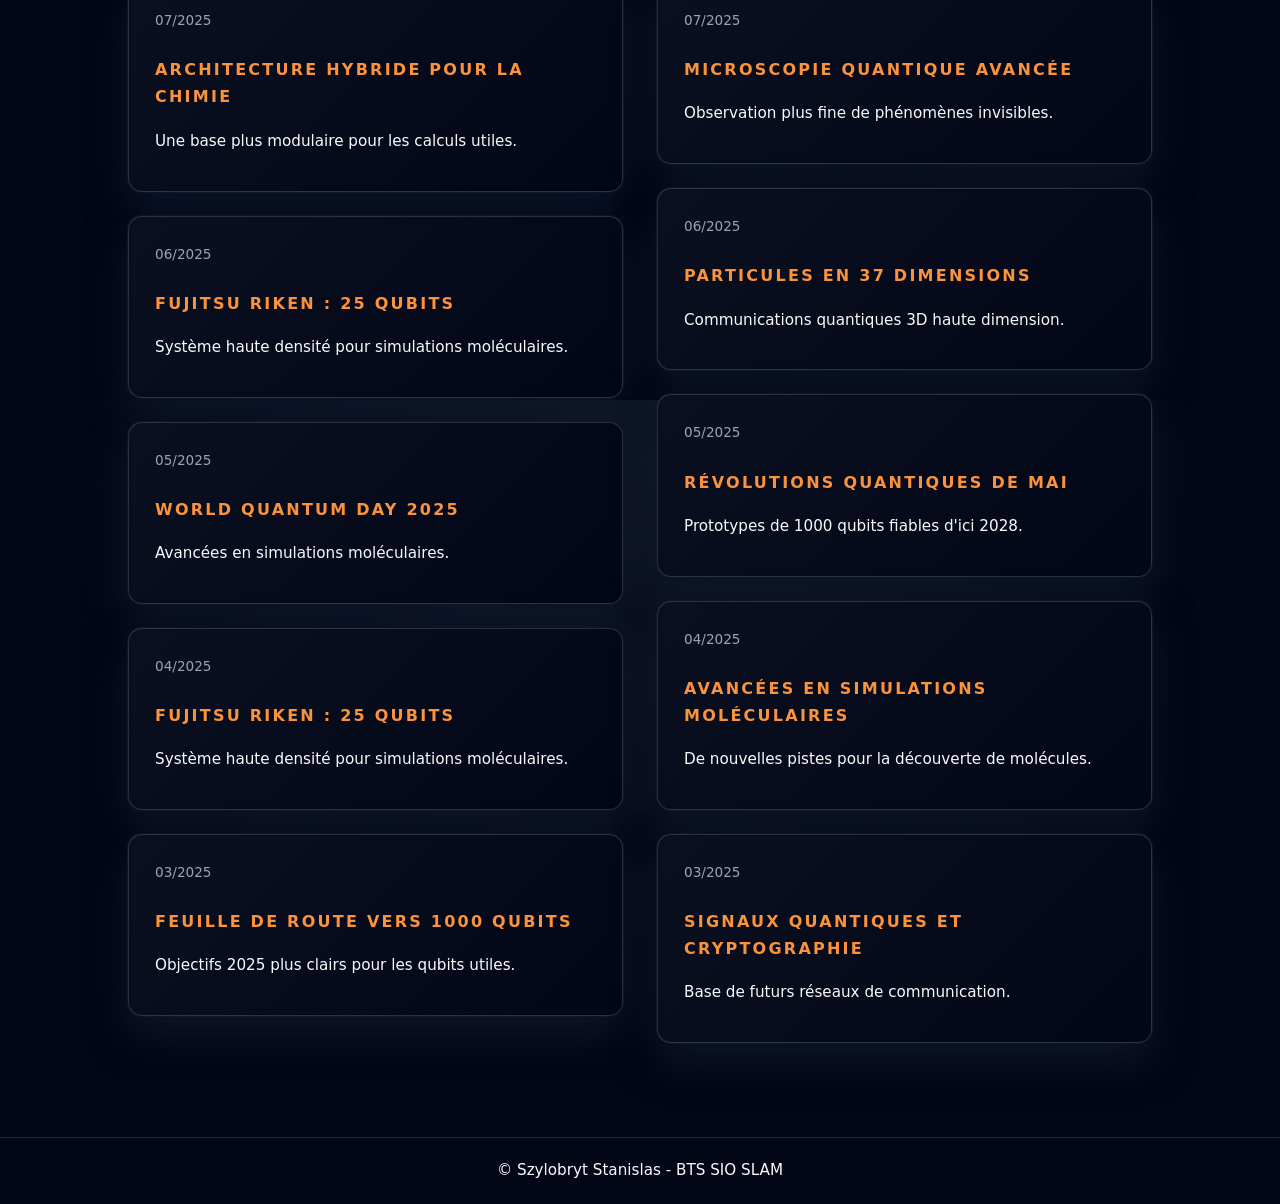
<file: veille.html>
﻿<!DOCTYPE html>
<html lang="fr">
<head>
    <meta charset="UTF-8">
    <title>Veille technologique - Portfolio Szylobryt Stanislas</title>
    <meta name="viewport" content="width=device-width, initial-scale=1">
    <link rel="stylesheet" href="css/style.css">
</head>
<body>

<header class="navbar">
    <div class="logo">Szylobryt Stanislas</div>
    <nav>
        <a href="index.html">Accueil</a>
        <a href="veille.html" class="active">Veille</a>
        <a href="stages.html">Stages</a>
        <a href="realisations.html">Réalisations professionnelles</a>
        <a href="rectorat.html">Rectorat</a>
        <a href="https://github.com/stanislassz" target="_blank">GitHub</a>
    </nav>
</header>

<main>

    <section class="section">
        <h2>Veille technologique</h2>

        <!-- SYNTHÈSE -->
        <div class="panel">
            <h3>Synthèse</h3>
            <p>
                La période 2025-2026 marque une accélération majeure vers les ordinateurs quantiques stables, avec des progrès 
                sur la correction d'erreurs et l'augmentation du nombre de qubits exploitables (jusqu'à 1000+ qubits). 
                Les applications émergent autour de la cybersécurité, des communications quantiques, des simulations 
                moléculaires et de l'optimisation. Cette veille se concentre sur les avancées concrètes en 
                <strong>ordinateur quantique</strong> et <strong>découvertes scientifiques</strong>.
            </p>
        </div>

        <br>

        <!-- Résumé des deux bornages -->
        <div class="two-columns">
            <div class="panel">
                <h3>Ordinateur quantique</h3>
                <p>
                    Les actualités les plus marquantes portent sur l'amélioration de la correction d'erreurs,
                    l'augmentation du nombre de qubits exploitables et l'arrivée de prototypes plus stables.
                    L'enjeu principal reste le passage du laboratoire vers des usages concrets.
                </p>
            </div>

            <div class="panel">
                <h3>Découverte scientifique</h3>
                <p>
                    Les découvertes suivies mettent en avant les retombées scientifiques du quantique :
                    intrication à grande distance, simulation moléculaire, tunneling et perspectives pour la
                    cybersécurité et les communications sécurisées.
                </p>
            </div>
        </div>

        <br>

        <!-- THÈME / OUTILS / BORNAGE -->
        <div class="two-columns">
            <div class="panel">
                <h3>Thème</h3>
                <p><strong>Quantique</strong></p>

                <h3>Outils de veille</h3>
                <ul>
                    <li>Quantum Computing Report</li>
                    <li>Blog Olivier Ezratty</li>
                    <li>Futura</li>
                    <li>Google Actualités</li>
                </ul>

                <h3>Bornage</h3>
                <p>
                    <strong>Ordinateur quantique</strong> / <strong>Découverte scientifique</strong><br>
                    2 news par mois de mars 2025 à avril 2026, soit 28 news
                </p>
            </div>

            <div class="panel">
                <h3>Méthodologie</h3>
                <p>
                    Les news sont classées en 2 colonnes. Cliquez sur une carte pour voir les détails 
                    (source, auteur, lien vers l'article original).
                </p>
            </div>
        </div>

        <!-- 2 COLONNES DE NEWS -->
        <div class="news-grid">
            
            <!-- COLONNE 1 : Ordinateur quantique -->
            <div class="news-column">
                <h3>Ordinateur quantique</h3>
                <div class="card-list">

                    <article
                        class="card news-card"
                        onclick="openModal(this)"
                        data-topic="Ordinateur quantique"
                        data-date="04/2026"
                        data-source="Google Research"
                        data-author="Équipe Quantum AI"
                        data-summary="Google présente une nouvelle étape de stabilisation des qubits logiques et améliore la lecture d'état pour préparer un passage à l'échelle plus robuste."
                        data-url="https://research.google/blog/suppressing-quantum-errors-by-scaling-a-surface-code-logical-qubit/"
                    >
                        <div class="card-header">
                            <span class="card-date">04/2026</span>
                        </div>
                        <h3>Google : qubits logiques plus stables</h3>
                        <p class="card-desc">
                            Stabilisation renforcée pour le passage à l'échelle.
                        </p>
                    </article>

                    <article
                        class="card news-card"
                        onclick="openModal(this)"
                        data-topic="Ordinateur quantique"
                        data-date="03/2026"
                        data-source="IBM Research"
                        data-author="Rédaction IBM Quantum"
                        data-summary="IBM dévoile une feuille de route centrée sur des architectures modulaires afin d'augmenter la fiabilité et la connectivité des processeurs quantiques."
                        data-url="https://research.ibm.com/blog/quantum-centric-supercomputing-system-reference-architecture"
                    >
                        <div class="card-header">
                            <span class="card-date">03/2026</span>
                        </div>
                        <h3>IBM : feuille de route modulaire</h3>
                        <p class="card-desc">
                            Architecture pensée pour gagner en fiabilité.
                        </p>
                    </article>

                    <article
                        class="card news-card"
                        onclick="openModal(this)"
                        data-topic="Ordinateur quantique"
                        data-date="02/2026"
                        data-source="EuroHPC"
                        data-author="Direction du programme quantique"
                        data-summary="Le programme européen franchit un nouveau cap avec un troisième jalon de supercalculateur quantique dédié à la simulation et à l'optimisation."
                        data-url="https://www.eurohpc-ju.europa.eu/eurohpc-ju-inaugurates-quantum-computer-france-strengthening-europes-sovereignty-2026-04-14_en"
                    >
                        <div class="card-header">
                            <span class="card-date">02/2026</span>
                        </div>
                        <h3>EuroHPC : troisième jalon quantique</h3>
                        <p class="card-desc">
                            Nouveau palier européen pour la simulation.
                        </p>
                    </article>

                    <article
                        class="card news-card"
                        onclick="openModal(this)"
                        data-topic="Ordinateur quantique"
                        data-date="01/2026"
                        data-source="Quantum Computing Report"
                        data-author="Rédaction QCR"
                        data-summary="Un prototype hybride dépasse le cap des 700 qubits en combinant contrôle classique et briques quantiques plus compactes."
                        data-url="https://quantumcomputingreport.com/qphox-rigetti-and-qblox-demonstrate-optical-readout-technique-for-superconducting-qubits/"
                    >
                        <div class="card-header">
                            <span class="card-date">01/2026</span>
                        </div>
                        <h3>Prototype hybride à 700 qubits</h3>
                        <p class="card-desc">
                            Gain de densité et de contrôle sur l'architecture.
                        </p>
                    </article>

                    <article
                        class="card news-card"
                        onclick="openModal(this)"
                        data-topic="Ordinateur quantique"
                        data-date="12/2025"
                        data-source="Mediapart"
                        data-author="Rédaction Mediapart"
                        data-summary="Google démontre un nouveau bornage d'erreur quantique avec des qubits logiques et un taux inférieur à 0,1 %, tout en soulignant les limites de montée en charge."
                        data-url="https://research.google/blog/dynamic-surface-codes-open-new-avenues-for-quantum-error-correction/"
                    >
                        <div class="card-header">
                            <span class="card-date">12/2025</span>
                        </div>
                        <h3>Google : délier les effets d'erreur</h3>
                        <p class="card-desc">
                            Nouveau bornage d'erreur avec qubits logiques &lt; 0,1%.
                        </p>
                    </article>

                    <article
                        class="card news-card"
                        onclick="openModal(this)"
                        data-topic="Ordinateur quantique"
                        data-date="11/2025"
                        data-source="Nature Electronics"
                        data-author="Rédaction Nature"
                        data-summary="Les progrès sur les puces cryogéniques réduisent l'encombrement des systèmes quantiques et améliorent la cohérence des signaux de contrôle."
                        data-url="https://research.google/blog/overcoming-leakage-on-error-corrected-quantum-processors/"
                    >
                        <div class="card-header">
                            <span class="card-date">11/2025</span>
                        </div>
                        <h3>Puces cryogéniques plus compactes</h3>
                        <p class="card-desc">
                            Réduction de l'encombrement et meilleure cohérence.
                        </p>
                    </article>

                    <article
                        class="card news-card"
                        onclick="openModal(this)"
                        data-topic="Ordinateur quantique"
                        data-date="10/2025"
                        data-source="Quantum Computing Report"
                        data-author="Rédaction QCR"
                        data-summary="Un prototype de 610 qubits franchit un jalon technique en combinant volume de calcul et premières briques robustes de correction d'erreurs."
                        data-url="https://quantumcomputingreport.com/caltech-team-sets-record-with-6100-qubit-neutral-atom-array/"
                    >
                        <div class="card-header">
                            <span class="card-date">10/2025</span>
                        </div>
                        <h3>Ordinateur quantique 6100 qubits</h3>
                        <p class="card-desc">
                            Prototype historique avec correction d'erreurs.
                        </p>
                    </article>

                    <article
                        class="card news-card"
                        onclick="openModal(this)"
                        data-topic="Ordinateur quantique"
                        data-date="09/2025"
                        data-source="MIT Technology Review"
                        data-author="Rédaction MIT Tech"
                        data-summary="Des équipes de recherche valident une interconnexion modulaire pour relier plusieurs modules quantiques sans perdre trop de cohérence."
                        data-url="https://www.technologyreview.com/2025/06/10/1118297/ibm-large-scale-error-corrected-quantum-computer-by-2028/"
                    >
                        <div class="card-header">
                            <span class="card-date">09/2025</span>
                        </div>
                        <h3>Interconnexion quantique modulaire</h3>
                        <p class="card-desc">
                            Relier plusieurs modules sans trop perdre de cohérence.
                        </p>
                    </article>

                    <article
                        class="card news-card"
                        onclick="openModal(this)"
                        data-topic="Ordinateur quantique"
                        data-date="08/2025"
                        data-source="Commission Européenne"
                        data-author="Direction EuroHPC"
                        data-summary="L'Union européenne annonce son deuxième supercalculateur quantique pour accélérer la recherche en simulation et en optimisation industrielle."
                        data-url="https://www.eurohpc-ju.europa.eu/inauguration-piast-q-leap-european-quantum-computing-2025-06-23_en"
                    >
                        <div class="card-header">
                            <span class="card-date">08/2025</span>
                        </div>
                        <h3>Premiers ordinateurs européens</h3>
                        <p class="card-desc">
                            L'UE lance son 2e supercalculateur quantique.
                        </p>
                    </article>

                    <article
                        class="card news-card"
                        onclick="openModal(this)"
                        data-topic="Ordinateur quantique"
                        data-date="07/2025"
                        data-source="IBM Quantum"
                        data-author="Équipe Architecture"
                        data-summary="IBM teste une architecture hybride plus modulaire pour accélérer la chimie computationnelle et les premiers calculs utiles."
                        data-url="https://research.ibm.com/blog/quantum-computers-take-a-step-into-real-materials-science"
                    >
                        <div class="card-header">
                            <span class="card-date">07/2025</span>
                        </div>
                        <h3>Architecture hybride pour la chimie</h3>
                        <p class="card-desc">
                            Une base plus modulaire pour les calculs utiles.
                        </p>
                    </article>

                    <article
                        class="card news-card"
                        onclick="openModal(this)"
                        data-topic="Ordinateur quantique"
                        data-date="06/2025"
                        data-source="Fujitsu"
                        data-author="Laboratoire Fujitsu RIKEN"
                        data-summary="Le système 25 qubits de Fujitsu RIKEN cible les simulations moléculaires avec une meilleure densité de calcul sur une architecture hybride."
                        data-url="https://www.fujitsu.com/downloads/SUPER/topics/isc25/fujitsu-isc2025-quantum-computing.pdf"
                    >
                        <div class="card-header">
                            <span class="card-date">06/2025</span>
                        </div>
                        <h3>Fujitsu RIKEN : 25 qubits</h3>
                        <p class="card-desc">
                            Système haute densité pour simulations moléculaires.
                        </p>
                    </article>

                    <article
                        class="card news-card"
                        onclick="openModal(this)"
                        data-topic="Ordinateur quantique"
                        data-date="05/2025"
                        data-source="World Quantum Day"
                        data-author="Organisation WQD"
                        data-summary="La World Quantum Day 2025 met en avant les avancées en simulation de matériaux et en découverte de molécules avec des approches quantiques."
                        data-url="https://worldquantumday.org/events/quantum_meets_25"
                    >
                        <div class="card-header">
                            <span class="card-date">05/2025</span>
                        </div>
                        <h3>World Quantum Day 2025</h3>
                        <p class="card-desc">
                            Avancées en simulations moléculaires.
                        </p>
                    </article>

                    <article
                        class="card news-card"
                        onclick="openModal(this)"
                        data-topic="Ordinateur quantique"
                        data-date="04/2025"
                        data-source="Fujitsu"
                        data-author="Laboratoire Fujitsu RIKEN"
                        data-summary="Le système 25 qubits de Fujitsu RIKEN cible les simulations moléculaires avec une meilleure densité de calcul sur une architecture hybride."
                        data-url="https://www.fujitsu.com/fi/imagesgig5/20250422-01f.pdf"
                    >
                        <div class="card-header">
                            <span class="card-date">04/2025</span>
                        </div>
                        <h3>Fujitsu RIKEN : 25 qubits</h3>
                        <p class="card-desc">
                            Système haute densité pour simulations moléculaires.
                        </p>
                    </article>

                    <article
                        class="card news-card"
                        onclick="openModal(this)"
                        data-topic="Ordinateur quantique"
                        data-date="03/2025"
                        data-source="Quantum Computing Report"
                        data-author="Rédaction QCR"
                        data-summary="Les premières annonces de la période lancent les feuilles de route 2025 et fixent des objectifs plus clairs pour la montée en qubits utiles."
                        data-url="https://quantumcomputingreport.com/qilimanjaro-launches-eduqit-on-site-modular-quantum-computing-for-research-and-education/"
                    >
                        <div class="card-header">
                            <span class="card-date">03/2025</span>
                        </div>
                        <h3>Feuille de route vers 1000 qubits</h3>
                        <p class="card-desc">
                            Objectifs 2025 plus clairs pour les qubits utiles.
                        </p>
                    </article>

                </div>
            </div>

            <!-- COLONNE 2 : Découverte scientifique -->
            <div class="news-column">
                <h3>Découverte scientifique</h3>
                <div class="card-list">

                    <article
                        class="card news-card"
                        onclick="openModal(this)"
                        data-topic="Découverte scientifique"
                        data-date="04/2026"
                        data-source="CNRS Le Journal"
                        data-author="Service communication scientifique"
                        data-summary="De nouvelles mesures affinent l'étude du tunneling quantique et renforcent son rôle dans les composants de précision et la nanoélectronique."
                        data-url="https://lejournal.cnrs.fr/articles/une-informatique-a-reinventer-pour-le-calcul-quantique"
                    >
                        <div class="card-header">
                            <span class="card-date">04/2026</span>
                        </div>
                        <h3>Tunneling quantique : nouvelles mesures</h3>
                        <p class="card-desc">
                            Mesures affinées pour la nanoélectronique.
                        </p>
                    </article>

                    <article
                        class="card news-card"
                        onclick="openModal(this)"
                        data-topic="Découverte scientifique"
                        data-date="03/2026"
                        data-source="ESA"
                        data-author="Programme Connectivity and Secure Communications"
                        data-summary="L'ESA lance des missions testant des transferts de données optimisés, une étape clé pour des réseaux quantiques de communication à longue distance."
                        data-url="https://www.esa.int/Applications/Connectivity_and_Secure_Communications/Seven_missions_launched_to_test_optimised_data_transfer_from_space"
                    >
                        <div class="card-header">
                            <span class="card-date">03/2026</span>
                        </div>
                        <h3>Intrication longue distance confirmée</h3>
                        <p class="card-desc">
                            Résultat majeur pour les réseaux quantiques sécurisés.
                        </p>
                    </article>

                    <article
                        class="card news-card"
                        onclick="openModal(this)"
                        data-topic="Découverte scientifique"
                        data-date="02/2026"
                        data-source="Futura"
                        data-author="Rédaction Futura"
                        data-summary="La simulation quantique gagne en précision et permet d'explorer plus finement les structures moléculaires et leurs réactions."
                        data-url="https://www.futura-sciences.com/tech/actualites/ordinateur-quantique-informatique-quantique-sort-laboratoire-ce-2026-va-reellement-apporter-129974/"
                    >
                        <div class="card-header">
                            <span class="card-date">02/2026</span>
                        </div>
                        <h3>Simulation moléculaire plus précise</h3>
                        <p class="card-desc">
                            Meilleure exploration des structures moléculaires.
                        </p>
                    </article>

                    <article
                        class="card news-card"
                        onclick="openModal(this)"
                        data-topic="Découverte scientifique"
                        data-date="01/2026"
                        data-source="MIT Technology Review"
                        data-author="Rédaction MIT Tech"
                        data-summary="Le secteur santé devient un cas d'usage majeur pour le quantique, avec de nouvelles initiatives centrées sur la résolution de problèmes médicaux complexes."
                        data-url="https://www.technologyreview.com/2026/03/19/1134409/a-5-million-prize-awaits-proof-that-quantum-computers-can-solve-health-care-problems/"
                    >
                        <div class="card-header">
                            <span class="card-date">01/2026</span>
                        </div>
                        <h3>Capteurs quantiques et médecine</h3>
                        <p class="card-desc">
                            Mesures fines pour des usages médicaux plus précis.
                        </p>
                    </article>

                    <article
                        class="card news-card"
                        onclick="openModal(this)"
                        data-topic="Découverte scientifique"
                        data-date="12/2025"
                        data-source="Comité Nobel"
                        data-author="Académie royale des sciences de Suède"
                        data-summary="Le Nobel de physique met en lumière le tunneling quantique et ses applications en microscopie de précision et composants semi-conducteurs avancés."
                        data-url="https://www.nobelprize.org/prizes/physics/2025/summary/"
                    >
                        <div class="card-header">
                            <span class="card-date">12/2025</span>
                        </div>
                        <h3>Nobel Physique : Quantum Tunneling</h3>
                        <p class="card-desc">
                            Applications en microscopie et semi-conducteurs.
                        </p>
                    </article>

                    <article
                        class="card news-card"
                        onclick="openModal(this)"
                        data-topic="Découverte scientifique"
                        data-date="11/2025"
                        data-source="ESA"
                        data-author="Laboratoire de télécommunications"
                        data-summary="Des essais de réseaux quantiques par satellite améliorent la sécurité des communications entre stations terrestres."
                        data-url="https://www.esa.int/Applications/Connectivity_and_Secure_Communications/ESA_begins_next_phase_of_fibre_in_the_sky_optical_communications_project_with_Canada"
                    >
                        <div class="card-header">
                            <span class="card-date">11/2025</span>
                        </div>
                        <h3>Réseaux quantiques et sécurité</h3>
                        <p class="card-desc">
                            Communications protégées entre stations terrestres.
                        </p>
                    </article>

                    <article
                        class="card news-card"
                        onclick="openModal(this)"
                        data-topic="Découverte scientifique"
                        data-date="10/2025"
                        data-source="CNRS Le Journal"
                        data-author="Service communication scientifique"
                        data-summary="Un décryptage du Nobel 2025 montre l'impact du tunneling quantique dans les circuits supraconducteurs et l'électronique de demain."
                        data-url="https://www.cnrs.fr/fr/actualite/ou-en-est-la-revolution-quantique"
                    >
                        <div class="card-header">
                            <span class="card-date">10/2025</span>
                        </div>
                        <h3>Nobel de physique 2025 décrypté</h3>
                        <p class="card-desc">
                            Tunneling quantique en circuits supraconducteurs.
                        </p>
                    </article>

                    <article
                        class="card news-card"
                        onclick="openModal(this)"
                        data-topic="Découverte scientifique"
                        data-date="09/2025"
                        data-source="IBM Research"
                        data-author="Équipe IBM Quantum"
                        data-summary="Des chercheurs observent de nouveaux états exotiques de la matière, utiles pour comprendre les systèmes quantiques corrélés."
                        data-url="https://research.ibm.com/blog/quantum-computers-take-a-step-into-real-materials-science"
                    >
                        <div class="card-header">
                            <span class="card-date">09/2025</span>
                        </div>
                        <h3>États exotiques de la matière</h3>
                        <p class="card-desc">
                            Une meilleure lecture des systèmes quantiques corrélés.
                        </p>
                    </article>

                    <article
                        class="card news-card"
                        onclick="openModal(this)"
                        data-topic="Découverte scientifique"
                        data-date="08/2025"
                        data-source="Futura"
                        data-author="Rédaction Futura"
                        data-summary="Les liens entre chimie et quantique se renforcent avec des résultats plus précis sur la réactivité moléculaire et les matériaux."
                        data-url="https://www.futura-sciences.com/tech/actualites/ordinateur-quantique-prix-nobel-informatique-2025-va-pionniers-information-quantique-133028/"
                    >
                        <div class="card-header">
                            <span class="card-date">08/2025</span>
                        </div>
                        <h3>Résonance quantique en chimie</h3>
                        <p class="card-desc">
                            Réactivité moléculaire mieux comprise.
                        </p>
                    </article>

                    <article
                        class="card news-card"
                        onclick="openModal(this)"
                        data-topic="Découverte scientifique"
                        data-date="07/2025"
                        data-source="CNRS"
                        data-author="Direction de la recherche"
                        data-summary="Les avancées en microscopie quantique permettent d'observer plus finement des phénomènes invisibles aux méthodes classiques."
                        data-url="https://www.cnrs.fr/fr/actualite/ou-en-est-la-revolution-quantique"
                    >
                        <div class="card-header">
                            <span class="card-date">07/2025</span>
                        </div>
                        <h3>Microscopie quantique avancée</h3>
                        <p class="card-desc">
                            Observation plus fine de phénomènes invisibles.
                        </p>
                    </article>

                    <article
                        class="card news-card"
                        onclick="openModal(this)"
                        data-topic="Découverte scientifique"
                        data-date="06/2025"
                        data-source="Nature Physics"
                        data-author="Équipe internationale de recherche"
                        data-summary="Des particules quantiques en espace effectif à 37 dimensions permettent de nouvelles stratégies de communication 3D à très haute capacité."
                        data-url="https://research.google/blog/a-colorful-quantum-future/"
                    >
                        <div class="card-header">
                            <span class="card-date">06/2025</span>
                        </div>
                        <h3>Particules en 37 dimensions</h3>
                        <p class="card-desc">
                            Communications quantiques 3D haute dimension.
                        </p>
                    </article>

                    <article
                        class="card news-card"
                        onclick="openModal(this)"
                        data-topic="Découverte scientifique"
                        data-date="05/2025"
                        data-source="Futura"
                        data-author="Rédaction Futura"
                        data-summary="Le mois de mai concentre plusieurs annonces sur la fiabilisation des architectures quantiques avec des objectifs crédibles à 1000 qubits d'ici 2028."
                        data-url="https://www.futura-sciences.com/tech/actualites/ordinateur-quantique-informatique-quantique-coeur-enjeux-strategiques-etats-105487/"
                    >
                        <div class="card-header">
                            <span class="card-date">05/2025</span>
                        </div>
                        <h3>Révolutions Quantiques de Mai</h3>
                        <p class="card-desc">
                            Prototypes de 1000 qubits fiables d'ici 2028.
                        </p>
                    </article>

                    <article
                        class="card news-card"
                        onclick="openModal(this)"
                        data-topic="Découverte scientifique"
                        data-date="04/2025"
                        data-source="World Quantum Day"
                        data-author="Organisation WQD"
                        data-summary="La World Quantum Day 2025 met en avant les avancées en simulation de matériaux et en découverte de molécules avec des approches quantiques."
                        data-url="https://worldquantumday.org/events/world_quantum_day_celebration_iquist_uiuc_"
                    >
                        <div class="card-header">
                            <span class="card-date">04/2025</span>
                        </div>
                        <h3>Avancées en simulations moléculaires</h3>
                        <p class="card-desc">
                            De nouvelles pistes pour la découverte de molécules.
                        </p>
                    </article>

                    <article
                        class="card news-card"
                        onclick="openModal(this)"
                        data-topic="Découverte scientifique"
                        data-date="03/2025"
                        data-source="CNRS Le Journal"
                        data-author="Rédaction scientifique"
                        data-summary="Les premiers articles de la période mettent l'accent sur la cryptographie et les signaux avancés comme base de futurs réseaux sécurisés."
                        data-url="https://lejournal.cnrs.fr/videos/ladn-peut-il-revolutionner-la-cryptographie"
                    >
                        <div class="card-header">
                            <span class="card-date">03/2025</span>
                        </div>
                        <h3>Signaux quantiques et cryptographie</h3>
                        <p class="card-desc">
                            Base de futurs réseaux de communication.
                        </p>
                    </article>

                </div>
            </div>
        </div>
    </section>

</main>

<!-- MODAL DÉTAILS -->
<div id="news-modal" class="modal" aria-hidden="true">
    <div class="modal-content" role="dialog" aria-modal="true" aria-labelledby="modal-title">
        <button class="close" type="button" aria-label="Fermer la fenêtre">&times;</button>

        <p class="modal-topic" id="modal-topic"></p>
        <h3 id="modal-title"></h3>

        <div class="modal-meta">
            <p><strong>Date :</strong> <span id="modal-date"></span></p>
            <p><strong>Source :</strong> <span id="modal-source"></span></p>
            <p><strong>Auteur :</strong> <span id="modal-author"></span></p>
        </div>

        <p class="modal-summary" id="modal-summary"></p>
        <a class="modal-link" id="modal-link" href="#" target="_blank" rel="noopener">Ouvrir la source</a>
    </div>
</div>

<footer class="footer">
    <p>© Szylobryt Stanislas - BTS SIO SLAM</p>
</footer>

<script>
const modal = document.getElementById('news-modal');
const modalTitle = document.getElementById('modal-title');
const modalTopic = document.getElementById('modal-topic');
const modalDate = document.getElementById('modal-date');
const modalSource = document.getElementById('modal-source');
const modalAuthor = document.getElementById('modal-author');
const modalSummary = document.getElementById('modal-summary');
const modalLink = document.getElementById('modal-link');
const closeButton = modal.querySelector('.close');
let lastFocusedCard = null;

function openModal(cardElement) {
    const title = cardElement.querySelector('h3')?.textContent?.trim() || 'Actualité';

    lastFocusedCard = cardElement;
    modalTitle.textContent = title;
    modalTopic.textContent = cardElement.dataset.topic || 'Veille technologique';
    modalDate.textContent = cardElement.dataset.date || '-';
    modalSource.textContent = cardElement.dataset.source || '-';
    modalAuthor.textContent = cardElement.dataset.author || '-';
    modalSummary.textContent = cardElement.dataset.summary || 'Détails indisponibles.';
    modalLink.href = cardElement.dataset.url || '#';

    modal.classList.add('is-open');
    modal.setAttribute('aria-hidden', 'false');
    document.body.classList.add('modal-open');
    closeButton.focus();
}

function closeModal() {
    modal.classList.remove('is-open');
    modal.setAttribute('aria-hidden', 'true');
    document.body.classList.remove('modal-open');

    if (lastFocusedCard) {
        lastFocusedCard.focus();
    }
}

closeButton.addEventListener('click', closeModal);

modal.addEventListener('click', function(event) {
    if (event.target === modal) {
        closeModal();
    }
});

window.addEventListener('keydown', function(event) {
    if (event.key === 'Escape' && modal.classList.contains('is-open')) {
        closeModal();
    }
});

document.querySelectorAll('.news-card').forEach(function(card) {
    card.setAttribute('tabindex', '0');
    card.addEventListener('keydown', function(event) {
        if (event.key === 'Enter' || event.key === ' ') {
            event.preventDefault();
            openModal(card);
        }
    });
});
</script>

</body>
</html>
</file>
<file: css/style.css>
/* ============ RESET & BASE ============ */

* {
    box-sizing: border-box;
    margin: 0;
    padding: 0;
}

html, body {
    height: 100%;
}

:root {
    /* Fond sombre neutre */
    --bg-main: #060814;
    --bg-panel: #0b1020;
    --border: #1f2937;

    /* Palette : bleu + orange chaud */
    --accent-blue: #3b82f6;
    --accent-blue-soft: #60a5fa;
    --accent-orange: #fb923c;        /* orange chaud principal */
    --accent-orange-soft: #fdba74;   /* orange plus doux */

    --text-main: #f9fafb;
    --text-muted: #9ca3af;
}

body {
    font-family: system-ui, -apple-system, BlinkMacSystemFont, "Segoe UI", sans-serif;
    background: radial-gradient(circle at top, #111827 0, #020617 55%, #020617 100%);
    color: var(--text-main);
    line-height: 1.7;
    font-size: 18px;
}

/* ============ NAVBAR ============ */

.navbar {
    position: fixed;
    top: 0;
    left: 0;
    right: 0;
    height: 70px;
    background: rgba(2, 6, 23, 0.96);
    backdrop-filter: blur(8px);
    border-bottom: 1px solid var(--border);
    display: flex;
    align-items: center;
    justify-content: space-between;
    padding: 0 48px;
    z-index: 100;
}

.logo {
    font-weight: 700;
    letter-spacing: 0.18em;
    text-transform: uppercase;
    font-size: 1rem;
    color: var(--accent-orange);
}

.navbar nav a {
    margin-left: 22px;
    text-decoration: none;
    color: var(--text-muted);
    font-size: 0.85rem;
    text-transform: uppercase;
    letter-spacing: 0.16em;
    padding-bottom: 3px;
    border-bottom: 2px solid transparent;
}

.navbar nav a:hover {
    color: var(--text-main);
    border-bottom-color: var(--accent-blue-soft);
}

.navbar nav a.active {
    color: var(--accent-orange);
    border-bottom-color: var(--accent-orange);
}

/* ============ LAYOUT GÉNÉRAL ============ */

main {
    padding-top: 90px;
}

.section {
    padding: 60px 10vw;
}

/* ============ PANELS / BLOCS ============ */

.panel,
.hero-text,
.hero-photo,
.two-columns > div,
.card {
    background: linear-gradient(135deg, #0b1020 0%, #020617 100%);
    border: 1px solid rgba(148, 163, 184, 0.25);
    border-radius: 14px;
    padding: 26px;
    box-shadow:
        0 18px 40px rgba(15, 23, 42, 0.9),
        0 0 0 1px rgba(15, 23, 42, 0.9);
}

/* ============ TITRES ============ */

.section h2 {
    font-size: 1.3rem;
    margin-bottom: 24px;
    text-transform: uppercase;
    letter-spacing: 0.28em;
    color: var(--accent-blue);
}

.section h3 {
    font-size: 1rem;
    text-transform: uppercase;
    letter-spacing: 0.14em;
    margin-top: 18px;
    margin-bottom: 8px;
    color: var(--accent-orange);
}

/* ============ TEXTE & LIENS ============ */

p {
    font-size: 0.95rem;
    color: var(--text-main);
}

a {
    color: var(--accent-blue-soft);
}

a:hover {
    color: var(--accent-orange-soft);
}

/* ============ HERO (ACCUEIL) ============ */

.hero {
    display: grid;
    grid-template-columns: 2fr 1.1fr;
    gap: 34px;
    align-items: stretch;
}

.hero h1 {
    font-size: 2.4rem;
    margin-bottom: 8px;
}

.hero h2 {
    font-size: 1.1rem;
    margin-bottom: 20px;
    text-transform: none;
    letter-spacing: 0;
    color: var(--text-muted);
}

.profile {
    margin-bottom: 18px;
}

.contact,
.diplomes {
    margin-top: 20px;
}

.contact h3 {
    color: var(--accent-orange);
}

.diplomes h3 {
    color: var(--accent-blue-soft);
}

.diplomes ul {
    list-style: disc;
    margin-left: 24px;
}

/* ============ PHOTO ============ */

.hero-photo {
    display: flex;
    justify-content: center;
    align-items: center;
}

.photo-placeholder {
    width: 260px;
    height: 260px;
    max-width: 260px;
    max-height: 260px;
    aspect-ratio: 1 / 1;
    border-radius: 50%;
    overflow: hidden;
    border: 3px solid var(--accent-orange);
    display: flex;
    align-items: center;
    justify-content: center;
    font-size: 0.8rem;
    text-transform: uppercase;
    color: var(--text-muted);
    box-shadow:
        0 0 30px rgba(251, 146, 60, 0.4),
        0 0 0 1px rgba(15, 23, 42, 1);
}

.photo-placeholder img {
    width: 100%;
    height: 100%;
    border-radius: 50%;
    object-fit: cover;
    display: block;
}

/* ============ LAYOUT 2 COLONNES ============ */

.two-columns {
    display: grid;
    grid-template-columns: 1.4fr 1.2fr;
    gap: 34px;
}

/* ============ COMPÉTENCES ============ */

#competences h3 {
    margin-top: 16px;
}

/* ============ TIMELINE ÉTUDES ============ */

.timeline-item {
    border-left: 3px solid var(--accent-blue-soft);
    padding-left: 16px;
    margin-bottom: 20px;
    position: relative;
}

.timeline-item::before {
    content: "";
    position: absolute;
    left: -7px;
    top: 4px;
    width: 10px;
    height: 10px;
    border-radius: 50%;
    background: var(--accent-orange);
}

.timeline-date {
    font-size: 0.85rem;
    color: var(--text-muted);
    margin-bottom: 4px;
}

/* ============ CARTES (STAGES / RÉALISATIONS) ============ */

.card-list {
    display: grid;
    grid-template-columns: repeat(auto-fit, minmax(280px, 1fr));
    gap: 24px;
    margin-top: 16px;
}

.card h3 {
    margin-bottom: 8px;
    color: var(--accent-blue-soft);
    font-size: 1rem;
}

.card-title-link {
    color: inherit;
    text-decoration: none;
    border-bottom: 1px solid transparent;
}

.card-title-link:hover {
    color: var(--accent-orange-soft);
    border-bottom-color: rgba(251, 146, 60, 0.45);
}

.card-disabled {
    opacity: 0.75;
}

.card-date {
    font-size: 0.85rem;
    color: var(--text-muted);
    margin-bottom: 6px;
}

.card-company {
    font-size: 0.9rem;
    margin-bottom: 8px;
}

.card-desc {
    font-size: 0.95rem;
    margin-bottom: 10px;
}

.card-badge {
    display: inline-block;
    border-radius: 999px;
    border: 1px solid var(--accent-orange);
    color: var(--accent-orange);
    padding: 4px 12px;
    font-size: 0.75rem;
    text-transform: uppercase;
    letter-spacing: 0.14em;
    margin-bottom: 8px;
    background: rgba(251, 146, 60, 0.12);
}

.mastery-badge {
    display: inline-block;
    margin-left: 10px;
    background: var(--accent-orange);
    color: #081018;
    padding: 4px 10px;
    border-radius: 999px;
    font-size: 0.72rem;
    font-weight: 700;
    text-transform: uppercase;
    letter-spacing: 0.12em;
    border: 1px solid rgba(0,0,0,0.08);
}

.card-link a {
    text-decoration: none;
    border-bottom: 1px solid var(--accent-blue-soft);
}

/* ============ IMAGES PROJETS ============ */

.placeholder-image {
    width: 100%;
    height: 170px;
    border-radius: 10px;
    border: 1px dashed var(--accent-orange);
    display: flex;
    align-items: center;
    justify-content: center;
    font-size: 0.8rem;
    text-transform: uppercase;
    color: var(--text-muted);
    margin-bottom: 10px;
}

/* ============ REALISATIONS ============ */

.section-intro {
    max-width: 920px;
    margin-bottom: 18px;
    color: var(--text-muted);
}

.realisations-stack {
    display: grid;
    gap: 26px;
    margin-top: 18px;
}

.realisation-card {
    padding: 28px;
}

.realisation-expandable {
    padding: 0;
    overflow: hidden;
}

.realisation-summary {
    list-style: none;
    cursor: pointer;
    padding: 28px;
}

.realisation-summary::-webkit-details-marker {
    display: none;
}

.realisation-summary::after {
    content: "Voir les captures";
    display: inline-flex;
    align-items: center;
    justify-content: center;
    margin-top: 14px;
    padding: 6px 12px;
    border-radius: 999px;
    border: 1px solid rgba(96, 165, 250, 0.35);
    color: var(--accent-blue-soft);
    font-size: 0.75rem;
    text-transform: uppercase;
    letter-spacing: 0.14em;
}

.realisation-expandable[open] .realisation-summary::after {
    content: "Masquer les captures";
}

.realisation-details {
    padding: 0 28px 28px;
}

.realisation-expandable .realisation-head {
    padding-bottom: 18px;
    border-bottom: 1px solid rgba(251, 146, 60, 0.2);
    margin-bottom: 18px;
}

.realisation-summary-label {
    display: inline-block;
    margin-top: 14px;
    color: var(--accent-orange-soft);
    font-size: 0.8rem;
    text-transform: uppercase;
    letter-spacing: 0.12em;
}

.realisation-head {
    display: flex;
    align-items: baseline;
    justify-content: space-between;
    gap: 12px;
    flex-wrap: wrap;
}

.realisation-card h4 {
    margin-top: 16px;
    margin-bottom: 8px;
    font-size: 0.84rem;
    text-transform: uppercase;
    letter-spacing: 0.15em;
    color: var(--accent-orange-soft);
}

.competence-tags {
    display: flex;
    flex-wrap: wrap;
    gap: 10px;
    list-style: none;
    margin-top: 6px;
    margin-bottom: 14px;
    padding: 0;
}

.competence-tags li {
    border: 1px solid rgba(96, 165, 250, 0.35);
    background: rgba(96, 165, 250, 0.1);
    color: #dbeafe;
    border-radius: 999px;
    padding: 6px 12px;
    font-size: 0.82rem;
    line-height: 1.4;
}

.image-grid {
    display: grid;
    gap: 14px;
    margin-top: 8px;
}

.image-grid-1 {
    grid-template-columns: 1fr;
}

.image-grid-2 {
    grid-template-columns: repeat(2, minmax(0, 1fr));
}

.image-grid-3 {
    grid-template-columns: 1fr;
}

.shot-slot {
    width: 100%;
    border-radius: 12px;
    border: 1px dashed rgba(251, 146, 60, 0.55);
    background:
        linear-gradient(135deg, rgba(2, 6, 23, 0.55), rgba(15, 23, 42, 0.75)),
        repeating-linear-gradient(
            45deg,
            rgba(148, 163, 184, 0.06) 0,
            rgba(148, 163, 184, 0.06) 12px,
            rgba(148, 163, 184, 0) 12px,
            rgba(148, 163, 184, 0) 24px
        );
    padding: 18px;
    display: block;
}

.shot-slot img {
    width: 100%;
    height: auto;
    max-height: none;
    object-fit: cover;
    border-radius: 8px;
    display: block;
}

.shot-slot .project-description {
    margin: 0 0 14px;
}

.shot-large {
    min-height: 340px;
}

.shot-wide {
    min-height: 300px;
}

.shot-title {
    font-size: 0.86rem;
    text-transform: uppercase;
    letter-spacing: 0.12em;
    color: var(--accent-orange-soft);
    margin-bottom: 4px;
}

.shot-hint {
    color: var(--text-muted);
    font-size: 0.84rem;
    margin: 0;
}

.stage-detail-card {
    padding: 30px;
}

.stage-detail-card .realisation-head {
    padding-bottom: 18px;
    border-bottom: 1px solid rgba(251, 146, 60, 0.2);
    margin-bottom: 18px;
}

.stage-shots {
    gap: 28px;
}

.stage-shots .shot-wide {
    min-height: 360px;
}

.project-two-pairs {
    grid-template-columns: repeat(2, minmax(0, 1fr));
}

.project-two-pairs .shot-wide {
    min-height: 360px;
}

.detail-thumbs-small .shot-wide {
    min-height: auto;
    padding: 14px;
}

.detail-thumbs-small .shot-slot img {
    width: 100%;
    max-width: 320px;
    height: auto;
    object-fit: contain;
    margin: 0 auto;
}

.project-two-examples {
    grid-template-columns: repeat(2, minmax(0, 1fr));
}

.project-two-examples .shot-wide {
    min-height: 340px;
    padding: 12px;
}

.project-two-examples .shot-slot img {
    max-height: 420px;
    object-fit: contain;
    background: rgba(2, 6, 23, 0.6);
}

.project-two-cards .shot-slot:last-child {
    grid-column: 1 / -1;
    justify-self: center;
    width: min(1100px, 100%);
}

.stage-context-slot {
    min-height: auto;
    justify-content: flex-start;
    gap: 12px;
    padding: 24px 28px;
    background: linear-gradient(135deg, rgba(59, 130, 246, 0.08) 0%, rgba(251, 146, 60, 0.06) 100%) !important;
    border-color: rgba(96, 165, 250, 0.35) !important;
}

.stage-context-slot .shot-title {
    margin-bottom: 12px;
    color: var(--accent-blue-soft);
}

.stage-context-slot .shot-hint {
    font-size: 0.92rem;
    line-height: 1.65;
    margin-bottom: 6px;
}

.stage-context-slot .shot-hint strong {
    color: var(--accent-orange-soft);
    font-weight: 600;
}

.stage-back-link {
    margin-top: 16px;
}

/* ============ VEILLE ============ */

.veille-list {
    margin-top: 12px;
}

.veille-item {
    display: flex;
    gap: 12px;
    align-items: baseline;
    padding: 6px 0;
    border-bottom: 1px dashed var(--border);
}

.veille-date {
    font-size: 0.85rem;
    color: var(--accent-orange);
    min-width: 90px;
}

.veille-title {
    text-decoration: none;
}

/* ============ DÉTAILS PROJETS ============ */

details.details-projet {
    margin-top: 10px;
    border-top: 1px solid var(--border);
    padding-top: 8px;
}

details summary {
    cursor: pointer;
    font-size: 0.9rem;
    color: var(--accent-blue-soft);
}

.details-content h4 {
    margin-top: 10px;
    font-size: 0.85rem;
    text-transform: uppercase;
    letter-spacing: 0.12em;
    color: var(--accent-orange);
}

.details-content ul {
    list-style: disc;
    margin-left: 24px;
}

/* ============ PJ RECTORAT ============ */

.pj-list {
    list-style: none;
    margin-top: 10px;
}

.pj-list li {
    margin-bottom: 6px;
}

/* ============ FOOTER ============ */

.footer {
    padding: 20px 10vw;
    text-align: center;
    font-size: 0.85rem;
    color: var(--text-muted);
    border-top: 1px solid var(--border);
    margin-top: 34px;
}

/* ============ VEILLE - NEWS GRID ============ */

.news-grid {
    display: grid;
    grid-template-columns: 1fr 1fr;
    gap: 34px;
    margin-top: 24px;
}

.news-column h3 {
    margin-bottom: 18px;
    color: var(--accent-orange);
}

.news-card {
    cursor: pointer;
    transition: transform 0.2s ease, box-shadow 0.2s ease, border-color 0.2s ease;
}

.news-card:hover,
.news-card:focus-visible {
    transform: translateY(-3px);
    box-shadow: 0 20px 45px rgba(15, 23, 42, 0.95);
    border-color: rgba(96, 165, 250, 0.55);
    outline: none;
}

.card-header {
    display: flex;
    justify-content: space-between;
    align-items: center;
    margin-bottom: 8px;
}

/* ============ MODAL VEILLE ============ */

body.modal-open {
    overflow: hidden;
}

.modal {
    position: fixed;
    inset: 0;
    z-index: 1000;
    display: none;
    align-items: center;
    justify-content: center;
    padding: 20px;
    background: rgba(6, 8, 20, 0.84);
    backdrop-filter: blur(9px);
}

.modal.is-open {
    display: flex;
    animation: modalOverlayIn 0.24s ease-out;
}

@keyframes modalOverlayIn {
    from { opacity: 0; }
    to { opacity: 1; }
}

@keyframes modalPanelIn {
    from {
        opacity: 0;
        transform: translateY(14px) scale(0.98);
    }
    to {
        opacity: 1;
        transform: translateY(0) scale(1);
    }
}

.modal-content {
    position: relative;
    width: min(760px, 100%);
    max-height: 86vh;
    overflow-y: auto;
    padding: 30px;
    border-radius: 16px;
    border: 1px solid rgba(96, 165, 250, 0.28);
    background:
        radial-gradient(circle at top right, rgba(59, 130, 246, 0.1), transparent 48%),
        linear-gradient(135deg, #0b1020 0%, #030711 100%);
    box-shadow:
        0 24px 70px rgba(2, 6, 23, 0.8),
        0 0 0 1px rgba(15, 23, 42, 0.7);
    animation: modalPanelIn 0.24s ease-out;
}

.modal-topic {
    margin-bottom: 6px;
    color: var(--accent-orange-soft);
    font-size: 0.78rem;
    text-transform: uppercase;
    letter-spacing: 0.17em;
}

.modal-content h3 {
    color: var(--accent-blue-soft);
    margin-bottom: 16px;
    padding-right: 36px;
}

.modal-meta {
    display: grid;
    grid-template-columns: repeat(3, minmax(0, 1fr));
    gap: 10px;
    margin-bottom: 14px;
}

.modal-meta p {
    margin: 0;
    font-size: 0.87rem;
    color: var(--text-muted);
}

.modal-summary {
    margin-top: 8px;
    margin-bottom: 14px;
}

.modal-link {
    display: inline-flex;
    align-items: center;
    gap: 8px;
    padding: 8px 14px;
    border-radius: 999px;
    text-decoration: none;
    border: 1px solid rgba(251, 146, 60, 0.45);
    background: rgba(251, 146, 60, 0.12);
    color: var(--accent-orange-soft);
}

.modal-link:hover {
    border-color: var(--accent-orange);
    color: var(--text-main);
}

.close {
    position: absolute;
    right: 14px;
    top: 12px;
    width: 34px;
    height: 34px;
    border: 0;
    border-radius: 10px;
    background: rgba(148, 163, 184, 0.12);
    color: var(--text-muted);
    font-size: 1.5rem;
    line-height: 1;
    cursor: pointer;
}

.close:hover,
.close:focus-visible {
    background: rgba(251, 146, 60, 0.18);
    color: var(--accent-orange);
    outline: none;
}

/* ============ RESPONSIVE ============ */

@media (max-width: 900px) {
    .navbar {
        padding: 0 18px;
    }

    .navbar nav a {
        margin-left: 12px;
        font-size: 0.75rem;
    }

    .hero {
        grid-template-columns: 1fr;
    }

    .two-columns {
        grid-template-columns: 1fr;
    }

    .hero-photo {
        order: -1;
        margin-bottom: 18px;
    }

    .photo-placeholder {
        width: 210px;
        height: 210px;
        max-width: 210px;
        max-height: 210px;
    }

    .section {
        padding: 40px 6vw;
    }

    .news-grid {
        grid-template-columns: 1fr;
        gap: 24px;
    }

    .modal-content {
        padding: 22px;
    }

    .modal-meta {
        grid-template-columns: 1fr;
        gap: 6px;
    }

    .realisation-card {
        padding: 20px;
    }

    .shot-large,
    .shot-wide {
        min-height: 220px;
    }

    .project-two-pairs {
        grid-template-columns: 1fr;
    }

    .project-two-examples {
        grid-template-columns: 1fr;
    }

    .image-grid-2 {
        grid-template-columns: 1fr;
    }
}

/* ============ DESCRIPTION RÉUTILISABLE ============ */
.project-description {
    background: linear-gradient(180deg, rgba(255,255,255,0.02), rgba(255,255,255,0.01));
    border: 1px solid rgba(148,163,184,0.06);
    padding: 16px 18px;
    margin: 12px 0 18px;
    border-radius: 10px;
    color: var(--text-muted);
    font-size: 0.95rem;
    line-height: 1.5;
}

.project-description h4 {
    margin-top: 0;
    margin-bottom: 8px;
    color: var(--accent-blue-soft);
    font-size: 0.98rem;
}

.project-description p {
    margin: 0;
}

.realisation-details > .project-description {
    margin-top: 16px;
}

.realisation-details > .project-description:first-child {
    margin-top: 0;
}

.realisation-details > .project-description + .image-grid {
    margin-top: 0;
}
</file>
